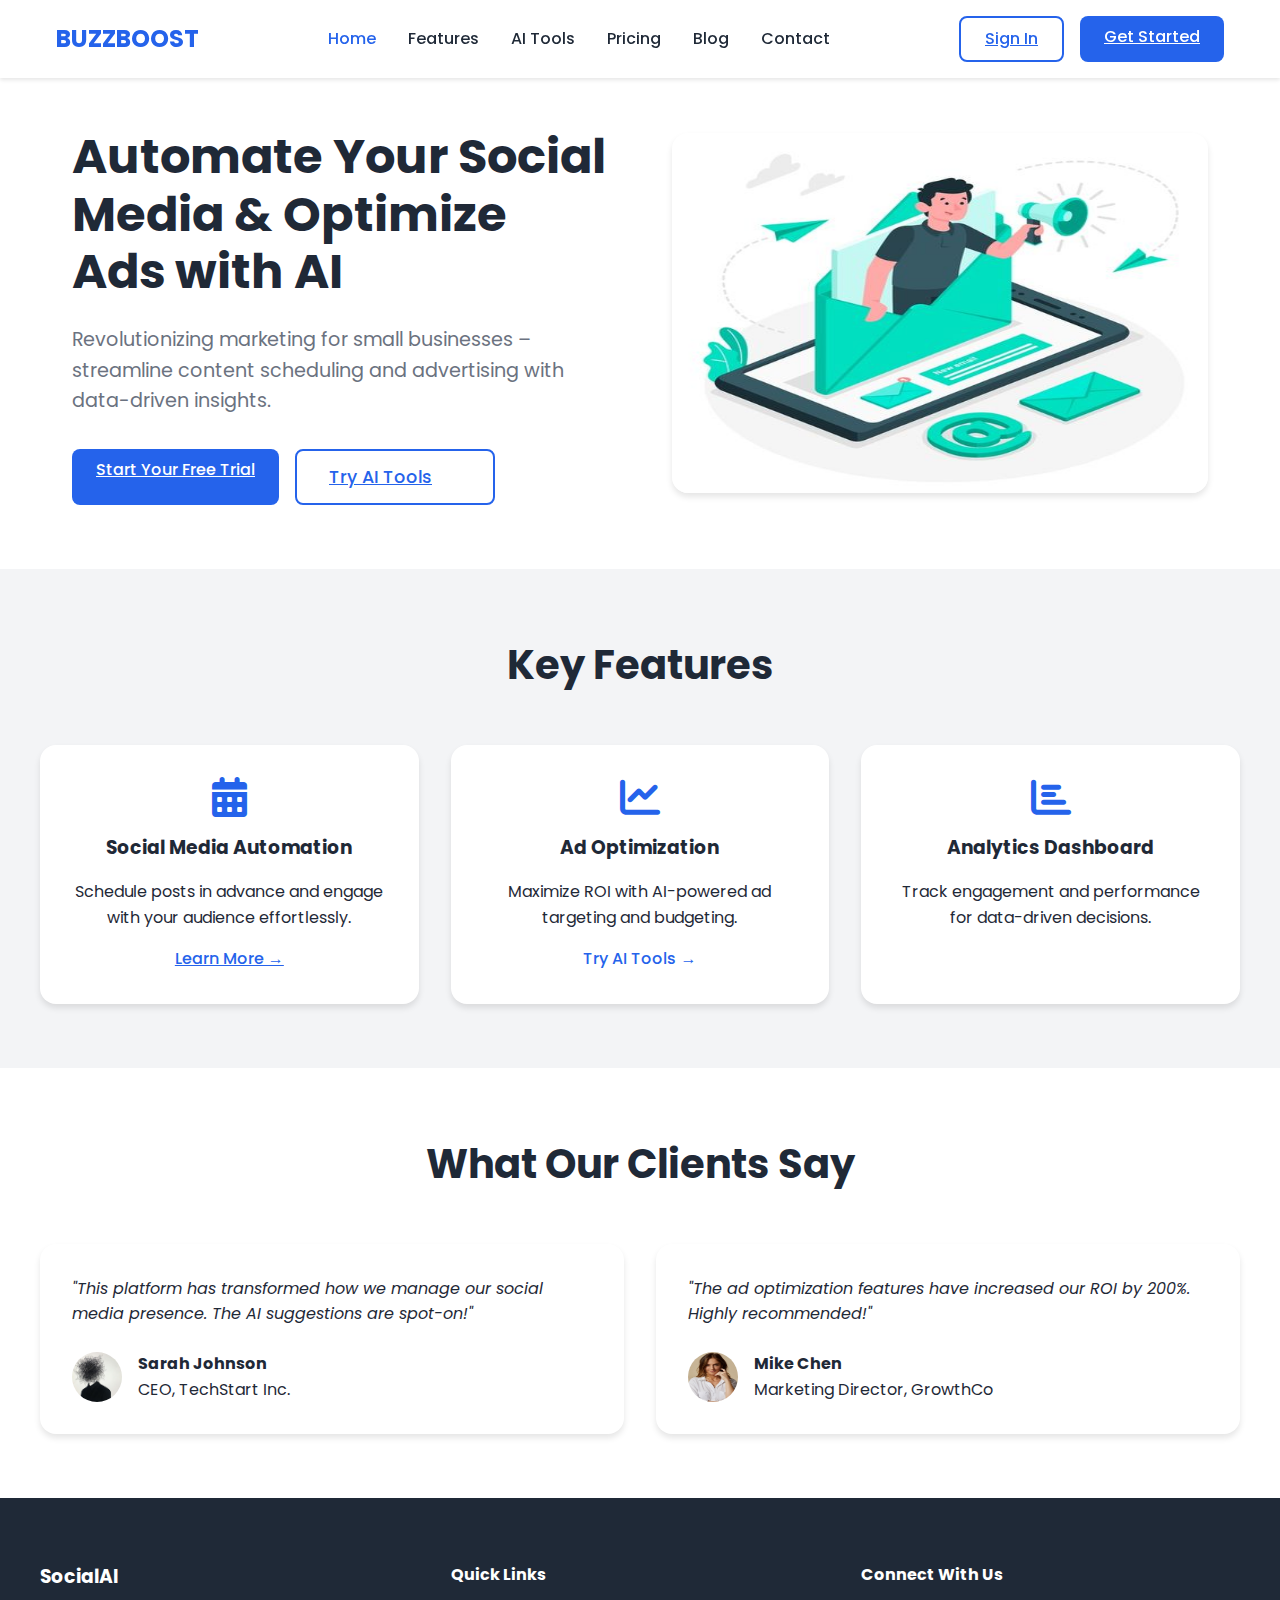
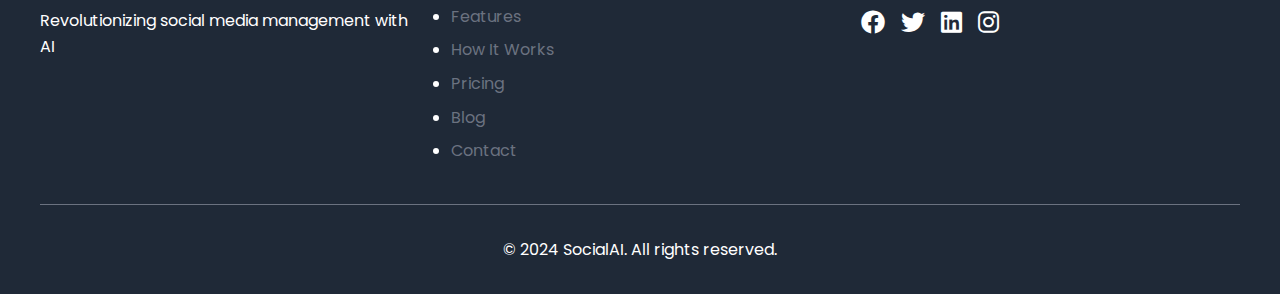
<file: index.html>
<!DOCTYPE html>
<html lang="en">
<head>
    <meta charset="UTF-8">
    <meta name="viewport" content="width=device-width, initial-scale=1.0">
    <title>Social Media & Ad Optimization Platform</title>
    <link rel="stylesheet" href="styles.css">
    <!-- Font Awesome for icons -->
    <link rel="stylesheet" href="https://cdnjs.cloudflare.com/ajax/libs/font-awesome/6.0.0/css/all.min.css">
    <!-- Google Fonts -->
    <link href="https://fonts.googleapis.com/css2?family=Poppins:wght@300;400;500;600;700&display=swap" rel="stylesheet">
</head>
<body>
    <!-- Header Section -->
    <header class="header">
        <nav class="nav-container">
            <div class="logo">
                <a href="/">BUZZBOOST</a>
            </div>
            <div class="nav-links">
                <a href="/" class="active">Home</a>
                <a href="features.html">Features</a>
                <a href="ai-tools.html">AI Tools</a>
                <a href="pricing.html">Pricing</a>
                <a href="blog.html">Blog</a>
                <a href="contact.html">Contact</a>
            </div>
            <div class="nav-buttons">
                <a href="sign-in.html" class="btn btn-secondary">Sign In</a>
                <a href="sign-up.html" class="btn btn-primary">Get Started</a>
            </div>
            <div class="mobile-menu-btn">
                <i class="fas fa-bars"></i>
            </div>
        </nav>
    </header>

    <!-- Hero Section -->
    <section class="hero">
        <div class="hero-content">
            <h1>Automate Your Social Media & Optimize Ads with AI</h1>
            <p>Revolutionizing marketing for small businesses – streamline content scheduling and advertising with data-driven insights.</p>
            <div class="hero-buttons">
                <a href="sign-up.html" class="btn btn-primary">Start Your Free Trial</a>
                <a href="ai-tools.html" class="btn btn-secondary btn-large">Try AI Tools</a>
            </div>
        </div>
        <div class="hero-image">
            <img src="Marketing 1.jpg " height="360" width="360" alt="Platform Preview">
        </div>
    </section>

    <!-- Features Overview Section -->
    <section class="features-overview" id="features">
        <h2>Key Features</h2>
        <div class="features-grid">
            <div class="feature-card">
                <i class="fas fa-calendar-alt"></i>
                <h3>Social Media Automation</h3>
                <p>Schedule posts in advance and engage with your audience effortlessly.</p>
                <a href="social-automation.html" class="feature-link">Learn More →</a>
            </div>
            <a href="ai-tools.html" class="feature-card">
                <i class="fas fa-chart-line"></i>
                <h3>Ad Optimization</h3>
                <p>Maximize ROI with AI-powered ad targeting and budgeting.</p>
                <span class="feature-link">Try AI Tools →</span>
            </a>
            <div class="feature-card">
                <i class="fas fa-chart-bar"></i>
                <h3>Analytics Dashboard</h3>
                <p>Track engagement and performance for data-driven decisions.</p>
            </div>
        </div>
    </section>

    <!-- Testimonials Section -->
    <section class="testimonials">
        <h2>What Our Clients Say</h2>
        <div class="testimonials-grid">
            <div class="testimonial-card">
                <div class="testimonial-content">
                    <p>"This platform has transformed how we manage our social media presence. The AI suggestions are spot-on!"</p>
                </div>
                <div class="testimonial-author">
                    <img src="client1.jpg" alt="Client">
                    <div>
                        <h4>Sarah Johnson</h4>
                        <p>CEO, TechStart Inc.</p>
                    </div>
                </div>
            </div>
            <div class="testimonial-card">
                <div class="testimonial-content">
                    <p>"The ad optimization features have increased our ROI by 200%. Highly recommended!"</p>
                </div>
                <div class="testimonial-author">
                    <img src="client2.jpg" alt="Client">
                    <div>
                        <h4>Mike Chen</h4>
                        <p>Marketing Director, GrowthCo</p>
                    </div>
                </div>
            </div>
        </div>
    </section>

    <!-- Footer -->
    <footer class="footer">
        <div class="footer-content">
            <div class="footer-section">
                <h3>SocialAI</h3>
                <p>Revolutionizing social media management with AI</p>
            </div>
            <div class="footer-section">
                <h4>Quick Links</h4>
                <ul>
                    <li><a href="features.html">Features</a></li>
                    <li><a href="#how-it-works">How It Works</a></li>
                    <li><a href="pricing.html">Pricing</a></li>
                    <li><a href="blog.html">Blog</a></li>
                    <li><a href="contact.html">Contact</a></li>
                </ul>
            </div>
            <div class="footer-section">
                <h4>Connect With Us</h4>
                <div class="social-links">
                    <a href="#"><i class="fab fa-facebook"></i></a>
                    <a href="#"><i class="fab fa-twitter"></i></a>
                    <a href="https://www.linkedin.com/in/buzz-boost-3a6922357/" target="_blank"><i class="fab fa-linkedin"></i></a>
                    <a href="https://www.instagram.com/_nexus_team/?hl=en" target="_blank"><i class="fab fa-instagram"></i></a>
                </div>
            </div>
        </div>
        <div class="footer-bottom">
            <p>&copy; 2024 SocialAI. All rights reserved.</p>
        </div>
    </footer>

    <script src="script.js"></script>
</body>
</html>
</file>
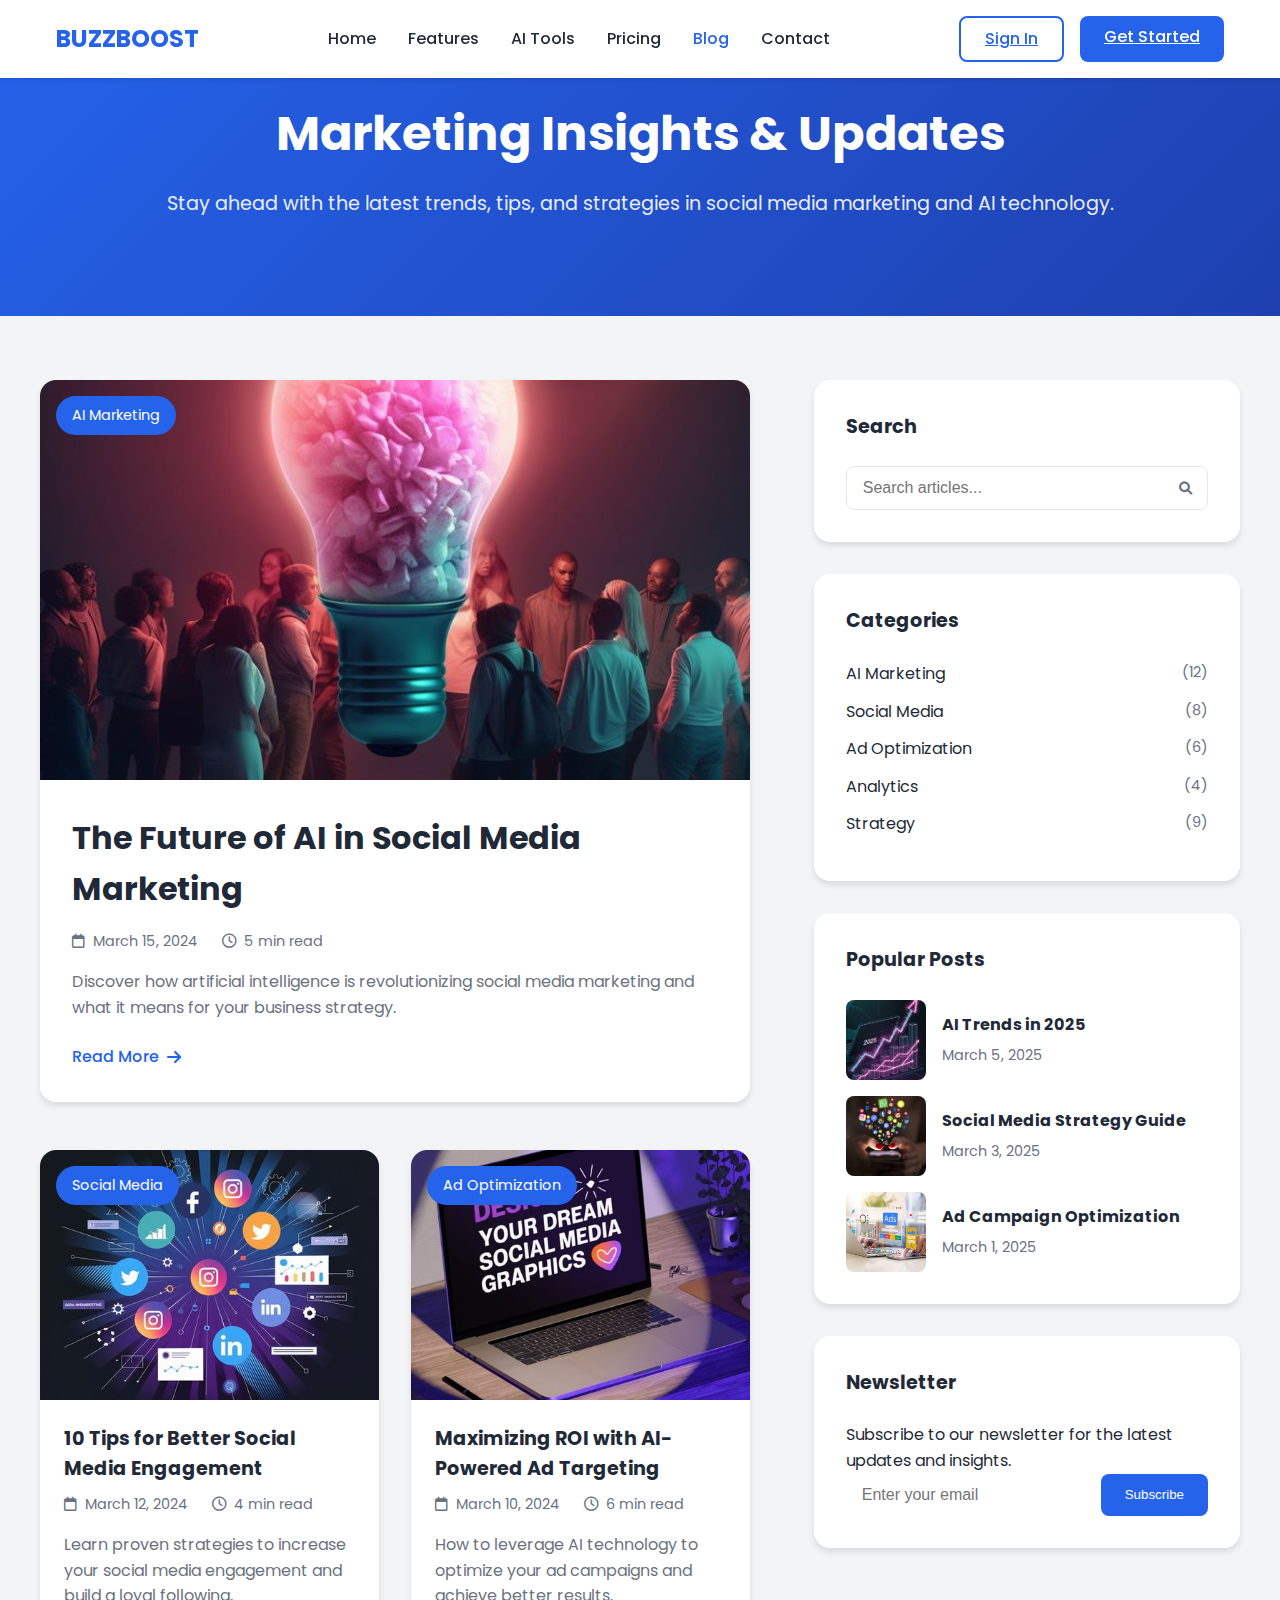
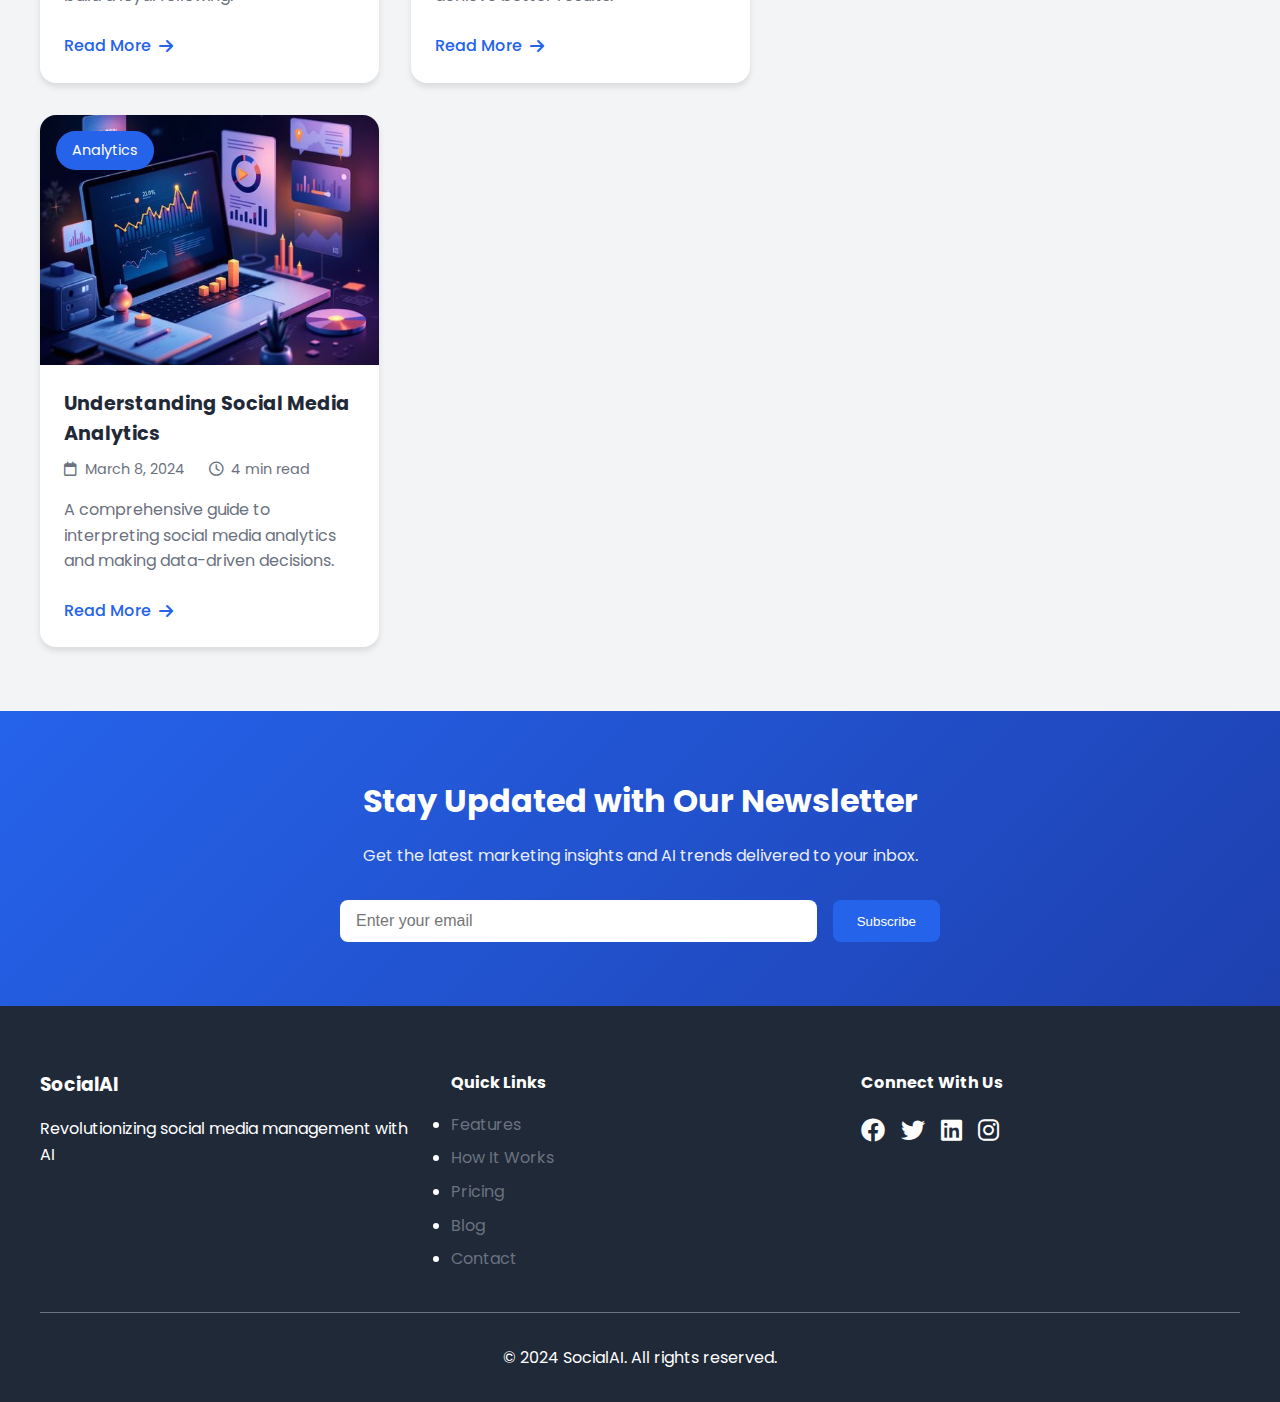
<file: blog.html>
<!DOCTYPE html>
<html lang="en">
<head>
    <meta charset="UTF-8">
    <meta name="viewport" content="width=device-width, initial-scale=1.0">
    <title>Blog - BUZZBOOST</title>
    <link rel="stylesheet" href="styles.css">
    <link rel="stylesheet" href="blog.css">
    <!-- Font Awesome for icons -->
    <link rel="stylesheet" href="https://cdnjs.cloudflare.com/ajax/libs/font-awesome/6.0.0/css/all.min.css">
    <!-- Google Fonts -->
    <link href="https://fonts.googleapis.com/css2?family=Poppins:wght@300;400;500;600;700&display=swap" rel="stylesheet">
</head>
<body>
    <!-- Header Section -->
    <header class="header">
        <nav class="nav-container">
            <div class="logo">
                <a href="/">BUZZBOOST</a>
            </div>
            <div class="nav-links">
                <a href="index.html">Home</a>
                <a href="index.html#features">Features</a>
                <a href="ai-tools.html">AI Tools</a>
                <a href="pricing.html">Pricing</a>
                <a href="blog.html" class="active">Blog</a>
                <a href="contact.html">Contact</a>
            </div>
            <div class="nav-buttons">
                <a href="sign-in.html" class="btn btn-secondary">Sign In</a>
                <a href="/" class="btn btn-primary">Get Started</a>
            </div>
            <div class="mobile-menu-btn">
                <i class="fas fa-bars"></i>
            </div>
        </nav>
    </header>

    <!-- Blog Hero Section -->
    <section class="blog-hero">
        <div class="container">
            <h1>Marketing Insights & Updates</h1>
            <p>Stay ahead with the latest trends, tips, and strategies in social media marketing and AI technology.</p>
        </div>
    </section>

    <!-- Blog Content Section -->
    <section class="blog-content">
        <div class="container">
            <div class="blog-wrapper">
                <!-- Main Blog Posts -->
                <div class="blog-posts">
                    <!-- Featured Post -->
                    <article class="featured-post">
                        <div class="post-image">
                            <img src="BLOGBIG1.jpg" alt="Featured Post">
                            <div class="post-category">AI Marketing</div>
                        </div>
                        <div class="post-content">
                            <h2>The Future of AI in Social Media Marketing</h2>
                            <div class="post-meta">
                                <span><i class="far fa-calendar"></i> March 15, 2024</span>
                                <span><i class="far fa-clock"></i> 5 min read</span>
                            </div>
                            <p>Discover how artificial intelligence is revolutionizing social media marketing and what it means for your business strategy.</p>
                            <a href="#" class="read-more">Read More <i class="fas fa-arrow-right"></i></a>
                        </div>
                    </article>

                    <!-- Regular Posts -->
                    <div class="posts-grid">
                        <article class="post-card">
                            <div class="post-image">
                                <img src="blogpic1.jpg" alt="Post">
                                <div class="post-category">Social Media</div>
                            </div>
                            <div class="post-content">
                                <h3>10 Tips for Better Social Media Engagement</h3>
                                <div class="post-meta">
                                    <span><i class="far fa-calendar"></i> March 12, 2024</span>
                                    <span><i class="far fa-clock"></i> 4 min read</span>
                                </div>
                                <p>Learn proven strategies to increase your social media engagement and build a loyal following.</p>
                                <a href="#" class="read-more">Read More <i class="fas fa-arrow-right"></i></a>
                            </div>
                        </article>

                        <article class="post-card">
                            <div class="post-image">
                                <img src="blogpic2.jpg" alt="Post">
                                <div class="post-category">Ad Optimization</div>
                            </div>
                            <div class="post-content">
                                <h3>Maximizing ROI with AI-Powered Ad Targeting</h3>
                                <div class="post-meta">
                                    <span><i class="far fa-calendar"></i> March 10, 2024</span>
                                    <span><i class="far fa-clock"></i> 6 min read</span>
                                </div>
                                <p>How to leverage AI technology to optimize your ad campaigns and achieve better results.</p>
                                <a href="#" class="read-more">Read More <i class="fas fa-arrow-right"></i></a>
                            </div>
                        </article>

                        <article class="post-card">
                            <div class="post-image">
                                <img src="blogpic3.jpg" alt="Post">
                                <div class="post-category">Analytics</div>
                            </div>
                            <div class="post-content">
                                <h3>Understanding Social Media Analytics</h3>
                                <div class="post-meta">
                                    <span><i class="far fa-calendar"></i> March 8, 2024</span>
                                    <span><i class="far fa-clock"></i> 4 min read</span>
                                </div>
                                <p>A comprehensive guide to interpreting social media analytics and making data-driven decisions.</p>
                                <a href="#" class="read-more">Read More <i class="fas fa-arrow-right"></i></a>
                            </div>
                        </article>
                    </div>
                </div>

                <!-- Sidebar -->
                <aside class="blog-sidebar">
                    <!-- Search -->
                    <div class="sidebar-widget">
                        <h3>Search</h3>
                        <form class="search-form">
                            <div class="input-group">
                                <input type="text" placeholder="Search articles...">
                                <button type="submit"><i class="fas fa-search"></i></button>
                            </div>
                        </form>
                    </div>

                    <!-- Categories -->
                    <div class="sidebar-widget">
                        <h3>Categories</h3>
                        <ul class="category-list">
                            <li><a href="#">AI Marketing <span>(12)</span></a></li>
                            <li><a href="#">Social Media <span>(8)</span></a></li>
                            <li><a href="#">Ad Optimization <span>(6)</span></a></li>
                            <li><a href="#">Analytics <span>(4)</span></a></li>
                            <li><a href="#">Strategy <span>(9)</span></a></li>
                        </ul>
                    </div>

                    <!-- Popular Posts -->
                    <div class="sidebar-widget">
                        <h3>Popular Posts</h3>
                        <div class="popular-posts">
                            <div class="popular-post">
                                <img src="blogpic4.jpg" alt="Popular Post">
                                <div class="post-info">
                                    <h4>AI Trends in 2025</h4>
                                    <span>March 5, 2025</span>
                                </div>
                            </div>
                            <div class="popular-post">
                                <img src="blogpic5.jpg" alt="Popular Post">
                                <div class="post-info">
                                    <h4>Social Media Strategy Guide</h4>
                                    <span>March 3, 2025</span>
                                </div>
                            </div>
                            <div class="popular-post">
                                <img src="blogpic6.jpg" alt="Popular Post">
                                <div class="post-info">
                                    <h4>Ad Campaign Optimization</h4>
                                    <span>March 1, 2025</span>
                                </div>
                            </div>
                        </div>
                    </div>

                    <!-- Newsletter -->
                    <div class="sidebar-widget">
                        <h3>Newsletter</h3>
                        <p>Subscribe to our newsletter for the latest updates and insights.</p>
                        <form class="newsletter-form">
                            <div class="input-group">
                                <input type="email" placeholder="Enter your email">
                                <button type="submit" class="btn btn-primary">Subscribe</button>
                            </div>
                        </form>
                    </div>
                </aside>
            </div>
        </div>
    </section>

    <!-- Newsletter Section -->
    <section class="newsletter-section">
        <div class="container">
            <div class="newsletter-content">
                <h2>Stay Updated with Our Newsletter</h2>
                <p>Get the latest marketing insights and AI trends delivered to your inbox.</p>
                <form class="newsletter-form">
                    <div class="input-group">
                        <input type="email" placeholder="Enter your email">
                        <button type="submit" class="btn btn-primary">Subscribe</button>
                    </div>
                </form>
            </div>
        </div>
    </section>

    <!-- Footer -->
    <footer class="footer">
        <div class="footer-content">
            <div class="footer-section">
                <h3>SocialAI</h3>
                <p>Revolutionizing social media management with AI</p>
            </div>
            <div class="footer-section">
                <h4>Quick Links</h4>
                <ul>
                    <li><a href="index.html#features">Features</a></li>
                    <li><a href="index.html#how-it-works">How It Works</a></li>
                    <li><a href="pricing.html">Pricing</a></li>
                    <li><a href="blog.html">Blog</a></li>
                    <li><a href="contact.html">Contact</a></li>
                </ul>
            </div>
            <div class="footer-section">
                <h4>Connect With Us</h4>
                <div class="social-links">
                    <a href="#"><i class="fab fa-facebook"></i></a>
                    <a href="#"><i class="fab fa-twitter"></i></a>
                    <a href="#"><i class="fab fa-linkedin"></i></a>
                    <a href="#"><i class="fab fa-instagram"></i></a>
                </div>
            </div>
        </div>
        <div class="footer-bottom">
            <p>&copy; 2024 SocialAI. All rights reserved.</p>
        </div>
    </footer>

    <script src="script.js"></script>
</body>
</html>
</file>
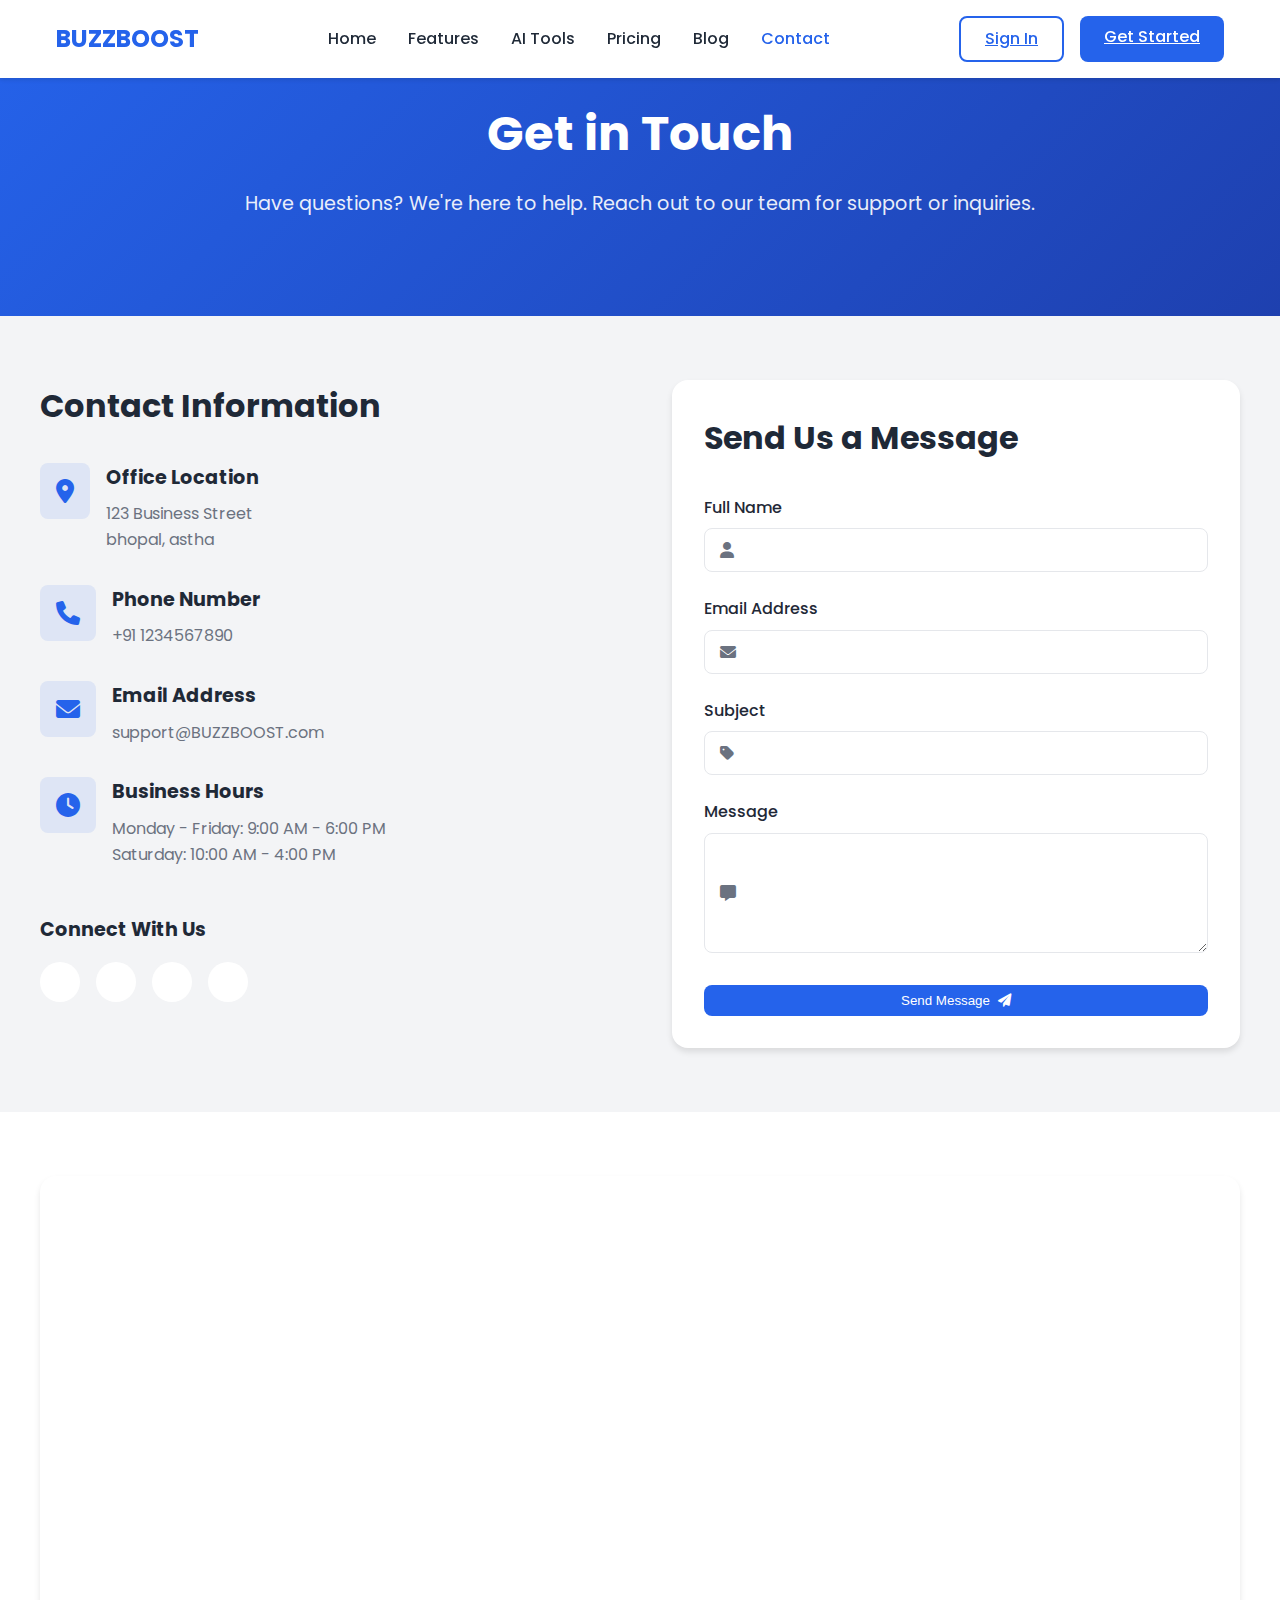
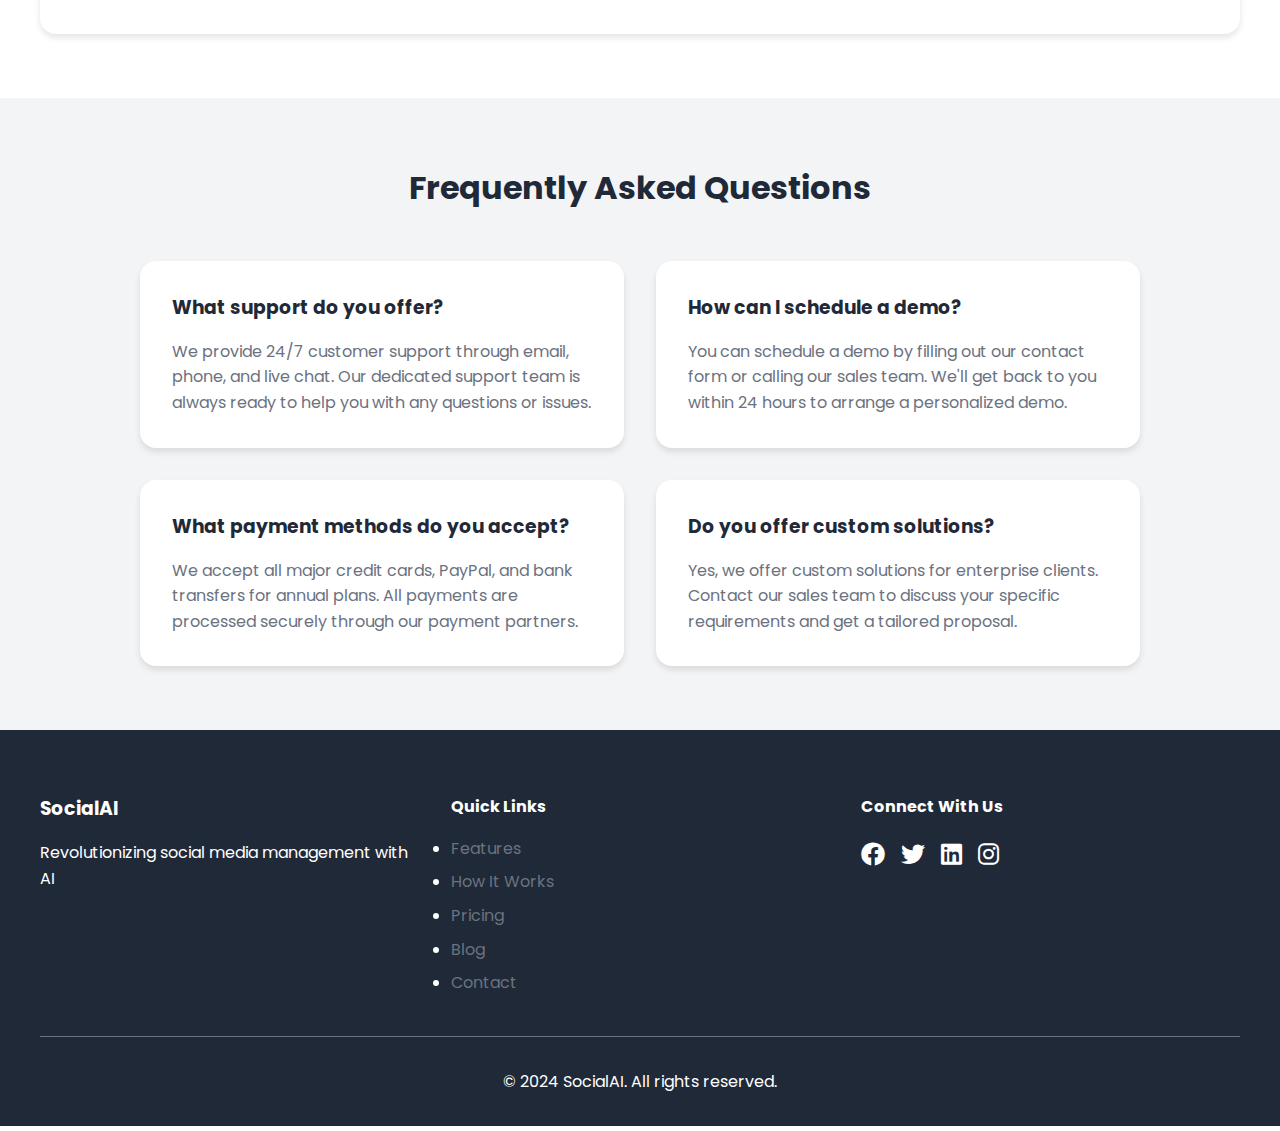
<file: contact.html>
<!DOCTYPE html>
<html lang="en">
<head>
    <meta charset="UTF-8">
    <meta name="viewport" content="width=device-width, initial-scale=1.0">
    <title>Contact Us - BUZZBOOST</title>
    <link rel="stylesheet" href="styles.css">
    <link rel="stylesheet" href="contact.css">
    <!-- Font Awesome for icons -->
    <link rel="stylesheet" href="https://cdnjs.cloudflare.com/ajax/libs/font-awesome/6.0.0/css/all.min.css">
    <!-- Google Fonts -->
    <link href="https://fonts.googleapis.com/css2?family=Poppins:wght@300;400;500;600;700&display=swap" rel="stylesheet">
</head>
<body>
    <!-- Header Section -->
    <header class="header">
        <nav class="nav-container">
            <div class="logo">
                <a href="/">BUZZBOOST</a>
            </div>
            <div class="nav-links">
                <a href="index.html">Home</a>
                <a href="index.html#features">Features</a>
                <a href="ai-tools.html">AI Tools</a>
                <a href="pricing.html">Pricing</a>
                <a href="blog.html">Blog</a>
                <a href="contact.html" class="active">Contact</a>
            </div>
            <div class="nav-buttons">
                <a href="sign-in.html" class="btn btn-secondary">Sign In</a>
                <a href="index.html" class="btn btn-primary">Get Started</a>
            </div>
            <div class="mobile-menu-btn">
                <i class="fas fa-bars"></i>
            </div>
        </nav>
    </header>

    <!-- Contact Hero Section -->
    <section class="contact-hero">
        <div class="container">
            <h1>Get in Touch</h1>
            <p>Have questions? We're here to help. Reach out to our team for support or inquiries.</p>
        </div>
    </section>

    <!-- Contact Section -->
    <section class="contact-section">
        <div class="container">
            <div class="contact-wrapper">
                <div class="contact-info">
                    <h2>Contact Information</h2>
                    <div class="info-items">
                        <div class="info-item">
                            <i class="fas fa-map-marker-alt"></i>
                            <div>
                                <h3>Office Location</h3>
                                <p>123 Business Street<br>bhopal, astha</p>
                            </div>
                        </div>
                        <div class="info-item">
                            <i class="fas fa-phone"></i>
                            <div>
                                <h3>Phone Number</h3>
                                <p>+91 1234567890</p>
                            </div>
                        </div>
                        <div class="info-item">
                            <i class="fas fa-envelope"></i>
                            <div>
                                <h3>Email Address</h3>
                                <p>support@BUZZBOOST.com</p>
                            </div>
                        </div>
                        <div class="info-item">
                            <i class="fas fa-clock"></i>
                            <div>
                                <h3>Business Hours</h3>
                                <p>Monday - Friday: 9:00 AM - 6:00 PM<br>Saturday: 10:00 AM - 4:00 PM</p>
                            </div>
                        </div>
                    </div>

                    <div class="social-connect">
                        <h3>Connect With Us</h3>
                        <div class="social-links">
                            <a href="#" class="social-link"><i class="fab fa-facebook-f"></i></a>
                            <a href="#" class="social-link"><i class="fab fa-twitter"></i></a>
                            <a href="#" class="social-link"><i class="fab fa-linkedin-in"></i></a>
                            <a href="#" class="social-link"><i class="fab fa-instagram"></i></a>
                        </div>
                    </div>
                </div>

                <div class="contact-form">
                    <h2>Send Us a Message</h2>
                    <form id="contactForm">
                        <div class="form-group">
                            <label for="name">Full Name</label>
                            <div class="input-group">
                                <i class="fas fa-user"></i>
                                <input type="text" id="name" name="name" required>
                            </div>
                        </div>

                        <div class="form-group">
                            <label for="email">Email Address</label>
                            <div class="input-group">
                                <i class="fas fa-envelope"></i>
                                <input type="email" id="email" name="email" required>
                            </div>
                        </div>

                        <div class="form-group">
                            <label for="subject">Subject</label>
                            <div class="input-group">
                                <i class="fas fa-tag"></i>
                                <input type="text" id="subject" name="subject" required>
                            </div>
                        </div>

                        <div class="form-group">
                            <label for="message">Message</label>
                            <div class="input-group">
                                <i class="fas fa-comment-alt"></i>
                                <textarea id="message" name="message" rows="5" required></textarea>
                            </div>
                        </div>

                        <button type="submit" class="btn btn-primary btn-block">
                            Send Message
                            <i class="fas fa-paper-plane"></i>
                        </button>
                    </form>
                </div>
            </div>
        </div>
    </section>

    <!-- Map Section -->
    <section class="map-section">
        <div class="container">
            <div class="map-wrapper">
                <iframe 
                    src="https://www.google.com/maps/embed?pb=!1m18!1m12!1m3!1d3670.5333778906684!2d76.84874937509356!3d23.077562779135224!2m3!1f0!2f0!3f0!3m2!1i1024!2i768!4f13.1!3m3!1m2!1s0x397ce9ceaaaaaaab%3A0xa224b6b82b421f83!2sVIT%20Bhopal%20University!5e0!3m2!1sen!2sin!4v1742677377716!5m2!1sen!2sin" 
                    width="100%" 
                    height="450" 
                    style="border:0;" 
                    allowfullscreen="" 
                    loading="lazy">
                </iframe>
            </div>
        </div>
    </section>

    <!-- FAQ Section -->
    <section class="faq-section">
        <div class="container">
            <h2>Frequently Asked Questions</h2>
            <div class="faq-grid">
                <div class="faq-item">
                    <h3>What support do you offer?</h3>
                    <p>We provide 24/7 customer support through email, phone, and live chat. Our dedicated support team is always ready to help you with any questions or issues.</p>
                </div>
                <div class="faq-item">
                    <h3>How can I schedule a demo?</h3>
                    <p>You can schedule a demo by filling out our contact form or calling our sales team. We'll get back to you within 24 hours to arrange a personalized demo.</p>
                </div>
                <div class="faq-item">
                    <h3>What payment methods do you accept?</h3>
                    <p>We accept all major credit cards, PayPal, and bank transfers for annual plans. All payments are processed securely through our payment partners.</p>
                </div>
                <div class="faq-item">
                    <h3>Do you offer custom solutions?</h3>
                    <p>Yes, we offer custom solutions for enterprise clients. Contact our sales team to discuss your specific requirements and get a tailored proposal.</p>
                </div>
            </div>
        </div>
    </section>

    <!-- Footer -->
    <footer class="footer">
        <div class="footer-content">
            <div class="footer-section">
                <h3>SocialAI</h3>
                <p>Revolutionizing social media management with AI</p>
            </div>
            <div class="footer-section">
                <h4>Quick Links</h4>
                <ul>
                    <li><a href="index.html#features">Features</a></li>
                    <li><a href="index.html#how-it-works">How It Works</a></li>
                    <li><a href="pricing.html">Pricing</a></li>
                    <li><a href="blog.html">Blog</a></li>
                    <li><a href="contact.html">Contact</a></li>
                </ul>
            </div>
            <div class="footer-section">
                <h4>Connect With Us</h4>
                <div class="social-links">
                    <a href="#"><i class="fab fa-facebook"></i></a>
                    <a href="#"><i class="fab fa-twitter"></i></a>
                    <a href="#"><i class="fab fa-linkedin"></i></a>
                    <a href="#"><i class="fab fa-instagram"></i></a>
                </div>
            </div>
        </div>
        <div class="footer-bottom">
            <p>&copy; 2024 SocialAI. All rights reserved.</p>
        </div>
    </footer>

    <script src="script.js"></script>
</body>
</html>
</file>
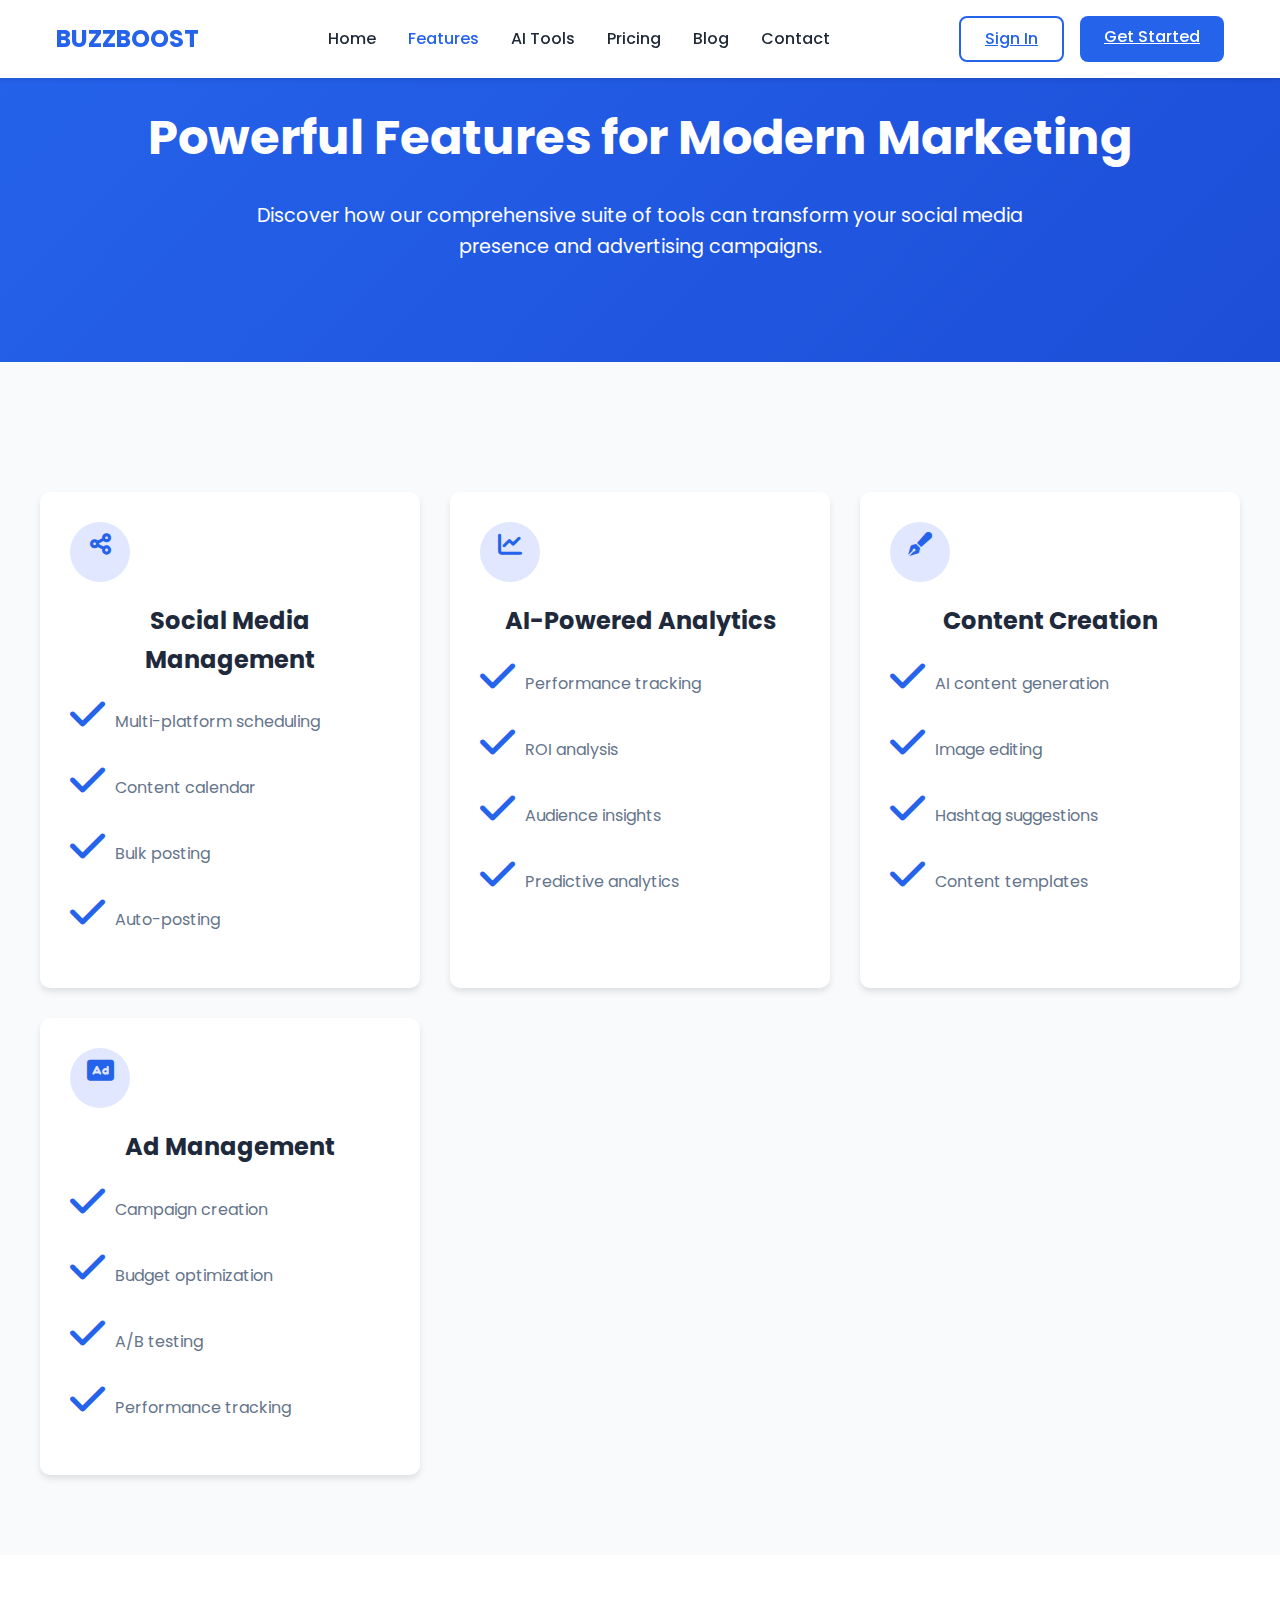
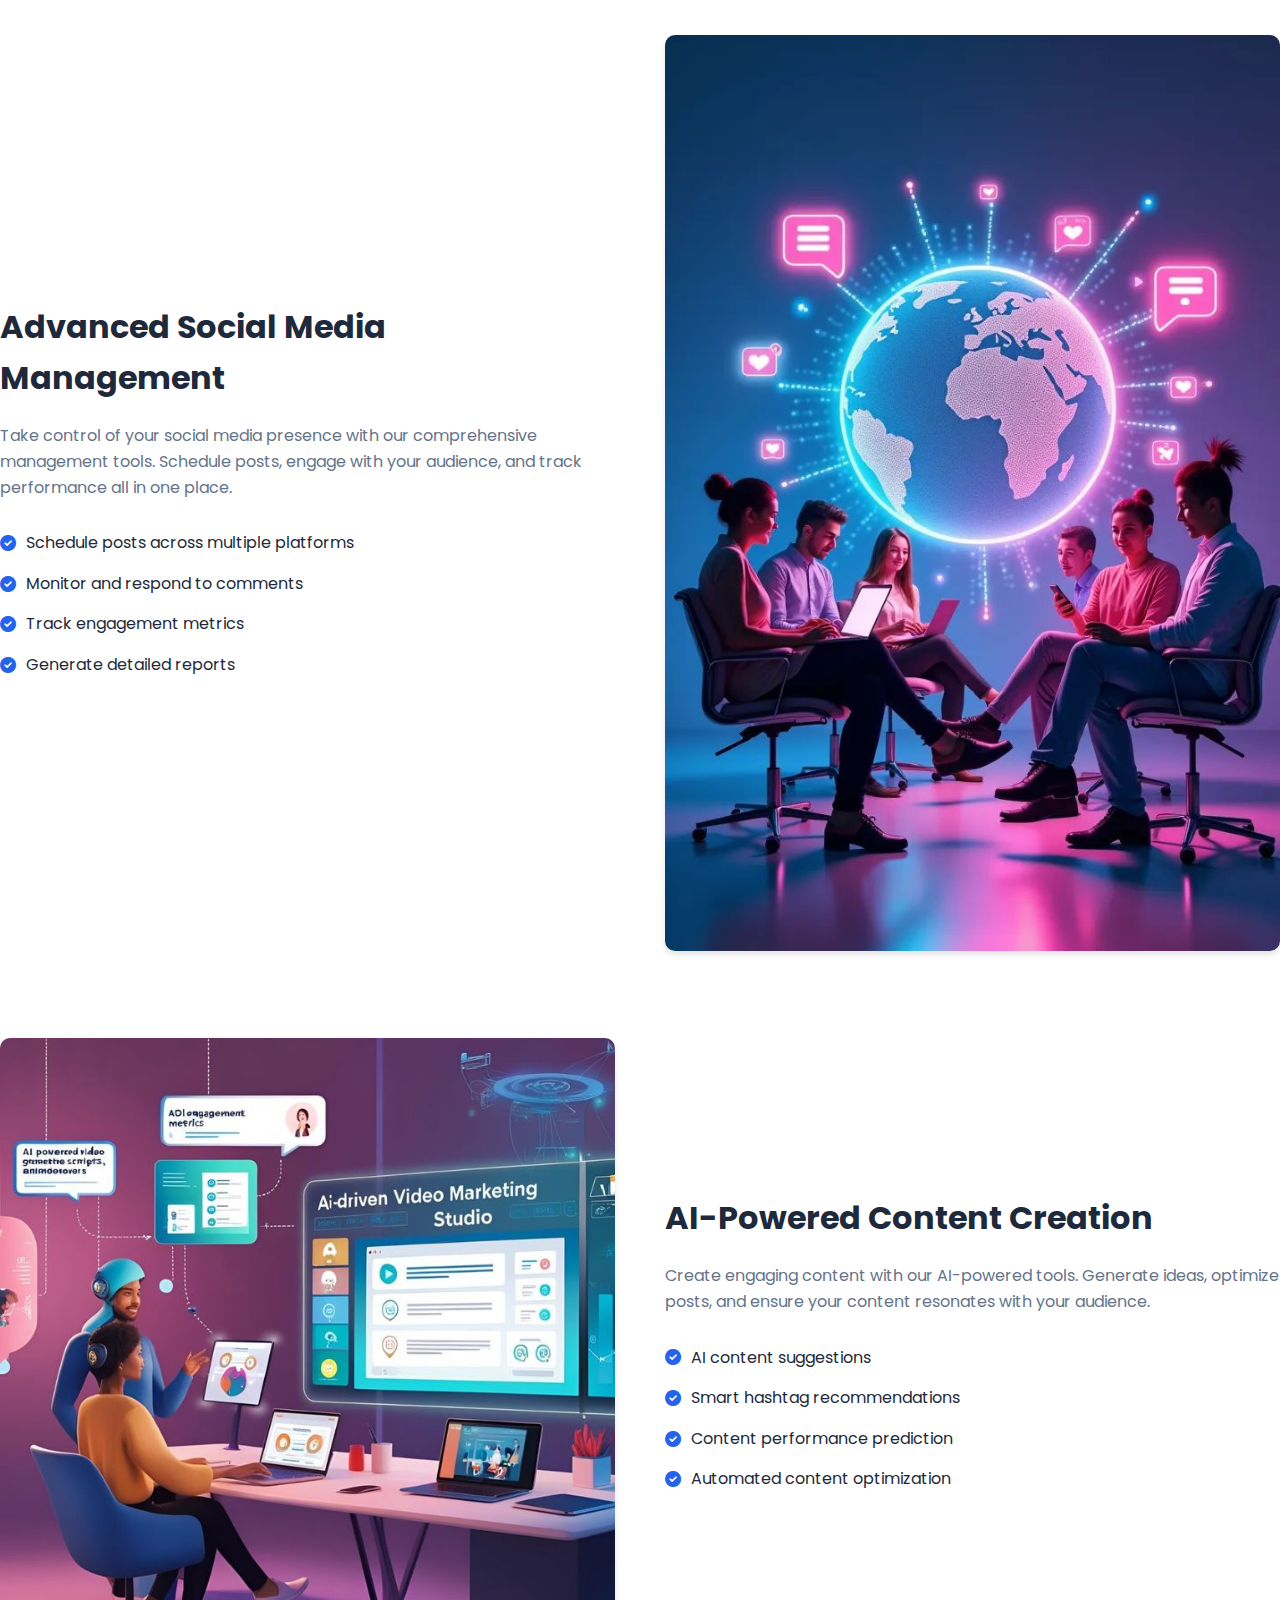
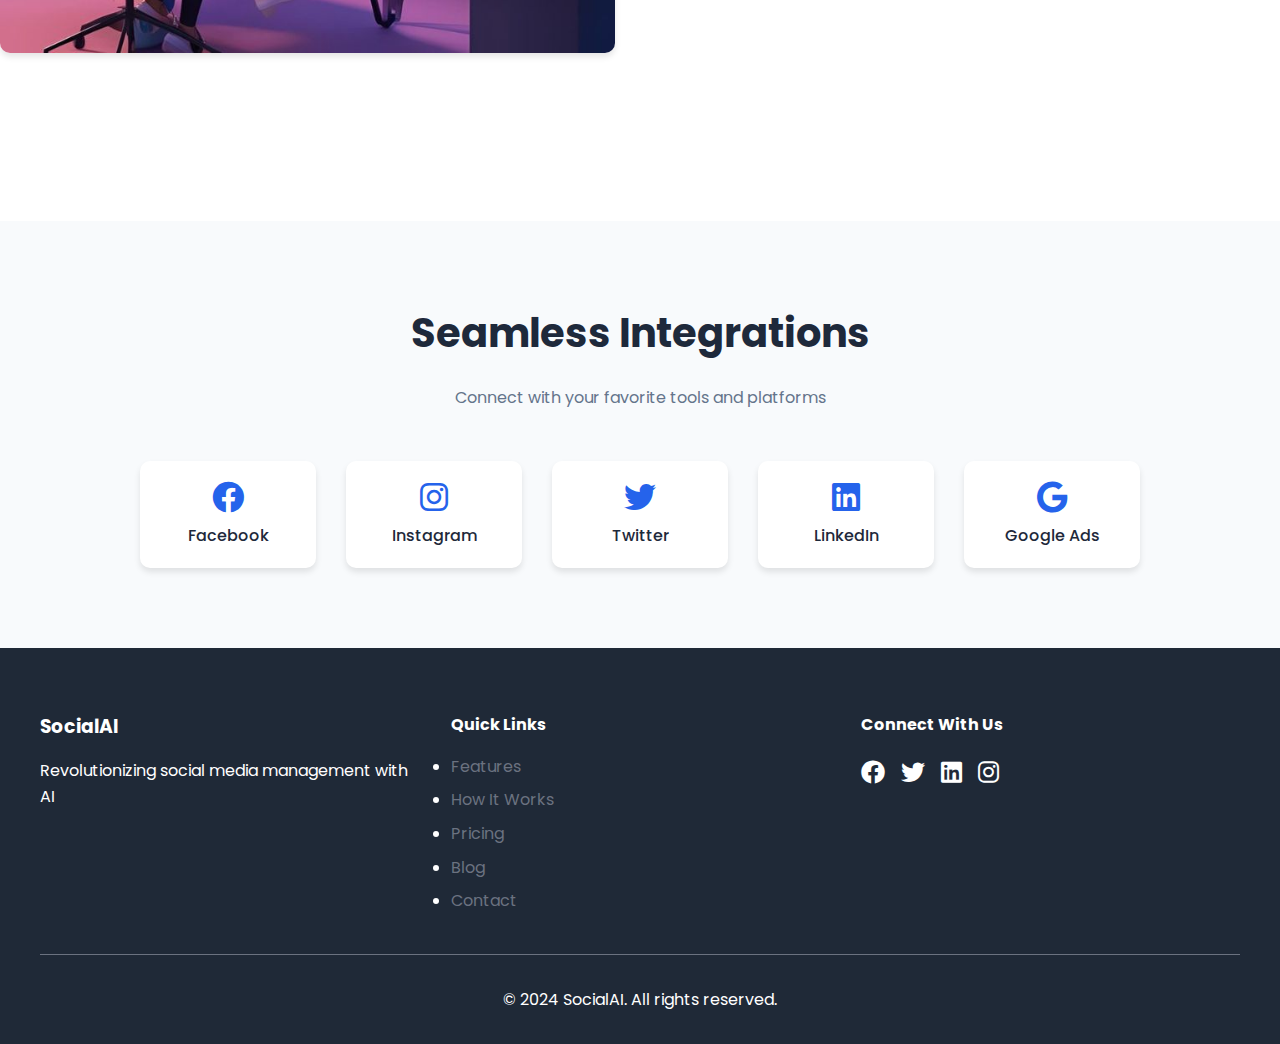
<file: features.html>
<!DOCTYPE html>
<html lang="en">
<head>
    <meta charset="UTF-8">
    <meta name="viewport" content="width=device-width, initial-scale=1.0">
    <title>Features - BUZZBOOST</title>
    <link rel="stylesheet" href="styles.css">
    <link rel="stylesheet" href="features.css">
    <!-- Font Awesome for icons -->
    <link rel="stylesheet" href="https://cdnjs.cloudflare.com/ajax/libs/font-awesome/6.0.0/css/all.min.css">
    <!-- Google Fonts -->
    <link href="https://fonts.googleapis.com/css2?family=Poppins:wght@300;400;500;600;700&display=swap" rel="stylesheet">
</head>
<body>
    <!-- Header Section -->
    <header class="header">
        <nav class="nav-container">
            <div class="logo">
                <a href="/">BUZZBOOST</a>
            </div>
            <div class="nav-links">
                <a href="index.html">Home</a>
                <a href="features.html" class="active">Features</a>
                <a href="ai-tools.html">AI Tools</a>
                <a href="pricing.html">Pricing</a>
                <a href="blog.html">Blog</a>
                <a href="contact.html">Contact</a>
            </div>
            <div class="nav-buttons">
                <a href="sign-in.html" class="btn btn-secondary">Sign In</a>
                <a href="index.html" class="btn btn-primary">Get Started</a>
            </div>
            <div class="mobile-menu-btn">
                <i class="fas fa-bars"></i>
            </div>
        </nav>
    </header>

    <!-- Features Hero Section -->
    <section class="features-hero">
        <div class="container">
            <h1>Powerful Features for Modern Marketing</h1>
            <p>Discover how our comprehensive suite of tools can transform your social media presence and advertising campaigns.</p>
        </div>
    </section>

    <!-- Main Features Section -->
    <section class="main-features">
        <div class="container">
            <div class="features-grid">
                <!-- Social Media Management -->
                <div class="feature-card">
                    <div class="feature-icon">
                        <i class="fas fa-share-alt"></i>
                    </div>
                    <h3>Social Media Management</h3>
                    <ul class="feature-list">
                        <li><i class="fas fa-check"></i> Multi-platform scheduling</li>
                        <li><i class="fas fa-check"></i> Content calendar</li>
                        <li><i class="fas fa-check"></i> Bulk posting</li>
                        <li><i class="fas fa-check"></i> Auto-posting</li>
                    </ul>
                </div>

                <!-- AI-Powered Analytics -->
                <div class="feature-card">
                    <div class="feature-icon">
                        <i class="fas fa-chart-line"></i>
                    </div>
                    <h3>AI-Powered Analytics</h3>
                    <ul class="feature-list">
                        <li><i class="fas fa-check"></i> Performance tracking</li>
                        <li><i class="fas fa-check"></i> ROI analysis</li>
                        <li><i class="fas fa-check"></i> Audience insights</li>
                        <li><i class="fas fa-check"></i> Predictive analytics</li>
                    </ul>
                </div>

                <!-- Content Creation -->
                <div class="feature-card">
                    <div class="feature-icon">
                        <i class="fas fa-pen-fancy"></i>
                    </div>
                    <h3>Content Creation</h3>
                    <ul class="feature-list">
                        <li><i class="fas fa-check"></i> AI content generation</li>
                        <li><i class="fas fa-check"></i> Image editing</li>
                        <li><i class="fas fa-check"></i> Hashtag suggestions</li>
                        <li><i class="fas fa-check"></i> Content templates</li>
                    </ul>
                </div>

                <!-- Ad Management -->
                <div class="feature-card">
                    <div class="feature-icon">
                        <i class="fas fa-ad"></i>
                    </div>
                    <h3>Ad Management</h3>
                    <ul class="feature-list">
                        <li><i class="fas fa-check"></i> Campaign creation</li>
                        <li><i class="fas fa-check"></i> Budget optimization</li>
                        <li><i class="fas fa-check"></i> A/B testing</li>
                        <li><i class="fas fa-check"></i> Performance tracking</li>
                    </ul>
                </div>
            </div>
        </div>
    </section>

    <!-- Detailed Features Section -->
    <section class="detailed-features">
        <div class="container">
            <div class="feature-detail">
                <div class="feature-content">
                    <h2>Advanced Social Media Management</h2>
                    <p>Take control of your social media presence with our comprehensive management tools. Schedule posts, engage with your audience, and track performance all in one place.</p>
                    <ul class="feature-highlights">
                        <li><i class="fas fa-check-circle"></i> Schedule posts across multiple platforms</li>
                        <li><i class="fas fa-check-circle"></i> Monitor and respond to comments</li>
                        <li><i class="fas fa-check-circle"></i> Track engagement metrics</li>
                        <li><i class="fas fa-check-circle"></i> Generate detailed reports</li>
                    </ul>
                </div>
                <div class="feature-image">
                    <img src="feature pic1.jpg" alt="Social Media Management">
                </div>
            </div>

            <div class="feature-detail reverse">
                <div class="feature-content">
                    <h2>AI-Powered Content Creation</h2>
                    <p>Create engaging content with our AI-powered tools. Generate ideas, optimize posts, and ensure your content resonates with your audience.</p>
                    <ul class="feature-highlights">
                        <li><i class="fas fa-check-circle"></i> AI content suggestions</li>
                        <li><i class="fas fa-check-circle"></i> Smart hashtag recommendations</li>
                        <li><i class="fas fa-check-circle"></i> Content performance prediction</li>
                        <li><i class="fas fa-check-circle"></i> Automated content optimization</li>
                    </ul>
                </div>
                <div class="feature-image">
                    <img src="feature pic2.jpg" alt="Content Creation">
                </div>
            </div>
        </div>
    </section>

    <!-- Integration Section -->
    <section class="integrations">
        <div class="container">
            <h2>Seamless Integrations</h2>
            <p>Connect with your favorite tools and platforms</p>
            <div class="integration-grid">
                <div class="integration-item">
                    <i class="fab fa-facebook"></i>
                    <span>Facebook</span>
                </div>
                <div class="integration-item">
                    <i class="fab fa-instagram"></i>
                    <span>Instagram</span>
                </div>
                <div class="integration-item">
                    <i class="fab fa-twitter"></i>
                    <span>Twitter</span>
                </div>
                <div class="integration-item">
                    <i class="fab fa-linkedin"></i>
                    <span>LinkedIn</span>
                </div>
                <div class="integration-item">
                    <i class="fab fa-google"></i>
                    <span>Google Ads</span>
                </div>
            </div>
        </div>
    </section>

    <!-- Footer -->
    <footer class="footer">
        <div class="footer-content">
            <div class="footer-section">
                <h3>SocialAI</h3>
                <p>Revolutionizing social media management with AI</p>
            </div>
            <div class="footer-section">
                <h4>Quick Links</h4>
                <ul>
                    <li><a href="index.html#features">Features</a></li>
                    <li><a href="index.html#how-it-works">How It Works</a></li>
                    <li><a href="pricing.html">Pricing</a></li>
                    <li><a href="blog.html">Blog</a></li>
                    <li><a href="contact.html">Contact</a></li>
                </ul>
            </div>
            <div class="footer-section">
                <h4>Connect With Us</h4>
                <div class="social-links">
                    <a href="#"><i class="fab fa-facebook"></i></a>
                    <a href="#"><i class="fab fa-twitter"></i></a>
                    <a href="#"><i class="fab fa-linkedin"></i></a>
                    <a href="#"><i class="fab fa-instagram"></i></a>
                </div>
            </div>
        </div>
        <div class="footer-bottom">
            <p>&copy; 2024 SocialAI. All rights reserved.</p>
        </div>
    </footer>

    <script src="script.js"></script>
</body>
</html>
</file>
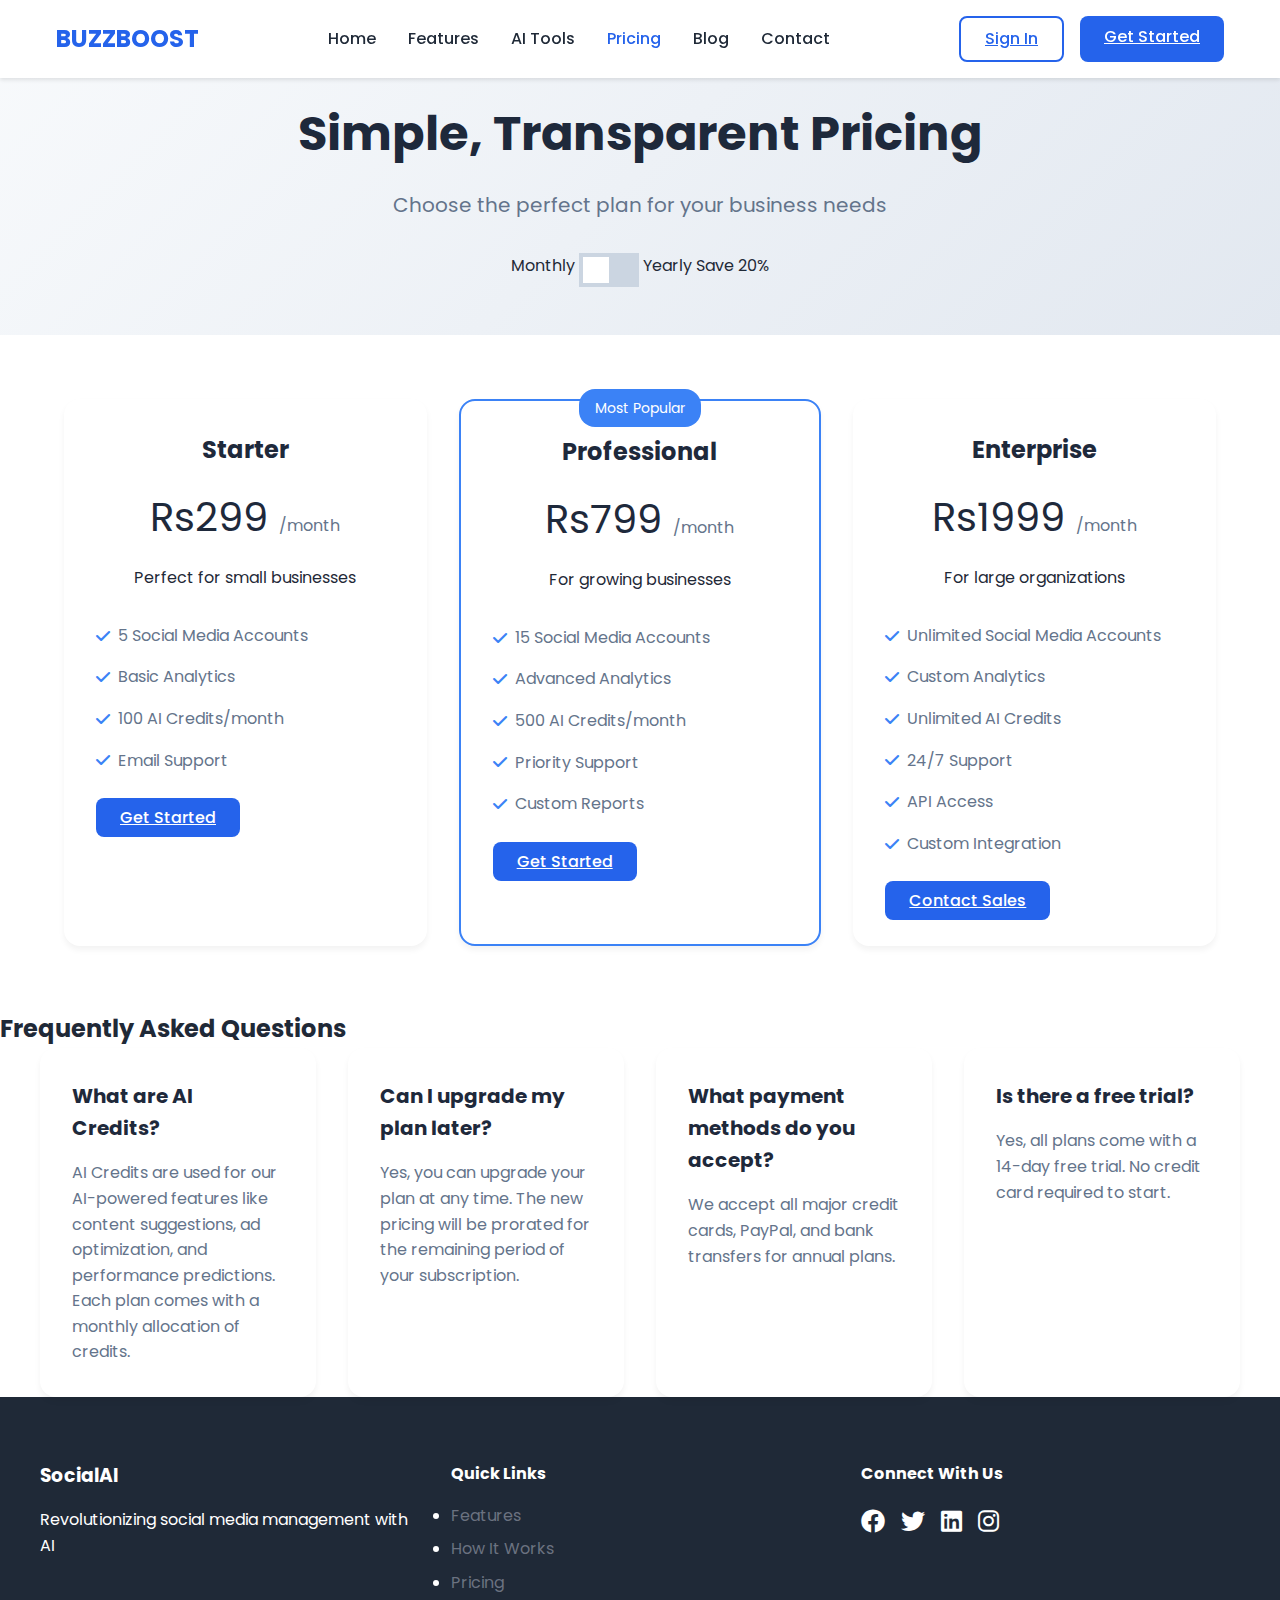
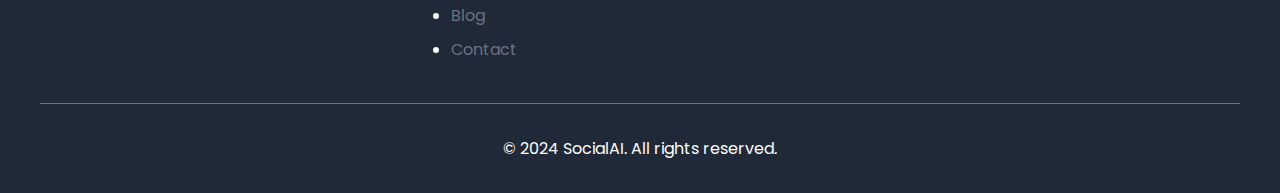
<file: pricing.html>
<!DOCTYPE html>
<html lang="en">
<head>
    <meta charset="UTF-8">
    <meta name="viewport" content="width=device-width, initial-scale=1.0">
    <title>Pricing - BUZZBOOST</title>
    <link rel="stylesheet" href="styles.css">
    <link rel="stylesheet" href="pricing.css">
    <!-- Font Awesome for icons -->
    <link rel="stylesheet" href="https://cdnjs.cloudflare.com/ajax/libs/font-awesome/6.0.0/css/all.min.css">
    <!-- Google Fonts -->
    <link href="https://fonts.googleapis.com/css2?family=Poppins:wght@300;400;500;600;700&display=swap" rel="stylesheet">
</head>
<body>
    <!-- Header Section -->
    <header class="header">
        <nav class="nav-container">
            <div class="logo">
                <a href="/">BUZZBOOST</a>
            </div>
            <div class="nav-links">
                <a href="index.html">Home</a>
                <a href="index.html#features">Features</a>
                <a href="ai-tools.html">AI Tools</a>
                <a href="pricing.html" class="active">Pricing</a>
                <a href="blog.html">Blog</a>
                <a href="contact.html">Contact</a>
            </div>
            <div class="nav-buttons">
                <a href="sign-in.html" class="btn btn-secondary">Sign In</a>
                <a href="/" class="btn btn-primary">Get Started</a>
            </div>
            <div class="mobile-menu-btn">
                <i class="fas fa-bars"></i>
            </div>
        </nav>
    </header>

    <!-- Pricing Hero Section -->
    <section class="pricing-hero">
        <div class="container">
            <h1>Simple, Transparent Pricing</h1>
            <p>Choose the perfect plan for your business needs</p>
            <div class="billing-toggle">
                <span class="monthly active">Monthly</span>
                <label class="switch">
                    <input type="checkbox" id="billingToggle">
                    <span class="slider"></span>
                </label>
                <span class="yearly">Yearly <span class="discount">Save 20%</span></span>
            </div>
        </div>
    </section>

    <!-- Pricing Plans Section -->
    <section class="pricing-plans">
        <div class="container">
            <div class="pricing-grid">
                <!-- Starter Plan -->
                <div class="pricing-card">
                    <div class="pricing-header">
                        <h3>Starter</h3>
                        <div class="price">
                            <span class="amount">Rs299</span>
                            <span class="period">/month</span>
                        </div>
                        <p>Perfect for small businesses</p>
                    </div>
                    <div class="pricing-features">
                        <ul>
                            <li><i class="fas fa-check"></i> 5 Social Media Accounts</li>
                            <li><i class="fas fa-check"></i> Basic Analytics</li>
                            <li><i class="fas fa-check"></i> 100 AI Credits/month</li>
                            <li><i class="fas fa-check"></i> Email Support</li>
                        </ul>
                    </div>
                    <div class="pricing-footer">
                        <a href="sign-in.html" class="btn btn-primary">Get Started</a>
                    </div>
                </div>

                <!-- Professional Plan -->
                <div class="pricing-card popular">
                    <div class="popular-badge">Most Popular</div>
                    <div class="pricing-header">
                        <h3>Professional</h3>
                        <div class="price">
                            <span class="amount">Rs799</span>
                            <span class="period">/month</span>
                        </div>
                        <p>For growing businesses</p>
                    </div>
                    <div class="pricing-features">
                        <ul>
                            <li><i class="fas fa-check"></i> 15 Social Media Accounts</li>
                            <li><i class="fas fa-check"></i> Advanced Analytics</li>
                            <li><i class="fas fa-check"></i> 500 AI Credits/month</li>
                            <li><i class="fas fa-check"></i> Priority Support</li>
                            <li><i class="fas fa-check"></i> Custom Reports</li>
                        </ul>
                    </div>
                    <div class="pricing-footer">
                        <a href="sign-in.html" class="btn btn-primary">Get Started</a>
                    </div>
                </div>

                <!-- Enterprise Plan -->
                <div class="pricing-card">
                    <div class="pricing-header">
                        <h3>Enterprise</h3>
                        <div class="price">
                            <span class="amount">Rs1999</span>
                            <span class="period">/month</span>
                        </div>
                        <p>For large organizations</p>
                    </div>
                    <div class="pricing-features">
                        <ul>
                            <li><i class="fas fa-check"></i> Unlimited Social Media Accounts</li>
                            <li><i class="fas fa-check"></i> Custom Analytics</li>
                            <li><i class="fas fa-check"></i> Unlimited AI Credits</li>
                            <li><i class="fas fa-check"></i> 24/7 Support</li>
                            <li><i class="fas fa-check"></i> API Access</li>
                            <li><i class="fas fa-check"></i> Custom Integration</li>
                        </ul>
                    </div>
                    <div class="pricing-footer">
                        <a href="sign-in.html" class="btn btn-primary">Contact Sales</a>
                    </div>
                </div>
            </div>
        </div>
    </section>

    <!-- FAQ Section -->
    <section class="faq-section">
        <div class="container">
            <h2>Frequently Asked Questions</h2>
            <div class="faq-grid">
                <div class="faq-item">
                    <h3>What are AI Credits?</h3>
                    <p>AI Credits are used for our AI-powered features like content suggestions, ad optimization, and performance predictions. Each plan comes with a monthly allocation of credits.</p>
                </div>
                <div class="faq-item">
                    <h3>Can I upgrade my plan later?</h3>
                    <p>Yes, you can upgrade your plan at any time. The new pricing will be prorated for the remaining period of your subscription.</p>
                </div>
                <div class="faq-item">
                    <h3>What payment methods do you accept?</h3>
                    <p>We accept all major credit cards, PayPal, and bank transfers for annual plans.</p>
                </div>
                <div class="faq-item">
                    <h3>Is there a free trial?</h3>
                    <p>Yes, all plans come with a 14-day free trial. No credit card required to start.</p>
                </div>
            </div>
        </div>
    </section>

    <!-- Footer -->
    <footer class="footer">
        <div class="footer-content">
            <div class="footer-section">
                <h3>SocialAI</h3>
                <p>Revolutionizing social media management with AI</p>
            </div>
            <div class="footer-section">
                <h4>Quick Links</h4>
                <ul>
                    <li><a href="index.html#features">Features</a></li>
                    <li><a href="index.html#how-it-works">How It Works</a></li>
                    <li><a href="pricing.html">Pricing</a></li>
                    <li><a href="blog.html">Blog</a></li>
                    <li><a href="contact.html">Contact</a></li>
                </ul>
            </div>
            <div class="footer-section">
                <h4>Connect With Us</h4>
                <div class="social-links">
                    <a href="#"><i class="fab fa-facebook"></i></a>
                    <a href="#"><i class="fab fa-twitter"></i></a>
                    <a href="#"><i class="fab fa-linkedin"></i></a>
                    <a href="#"><i class="fab fa-instagram"></i></a>
                </div>
            </div>
        </div>
        <div class="footer-bottom">
            <p>&copy; 2024 SocialAI. All rights reserved.</p>
        </div>
    </footer>

    <script src="script.js"></script>
</body>
</html>
</file>
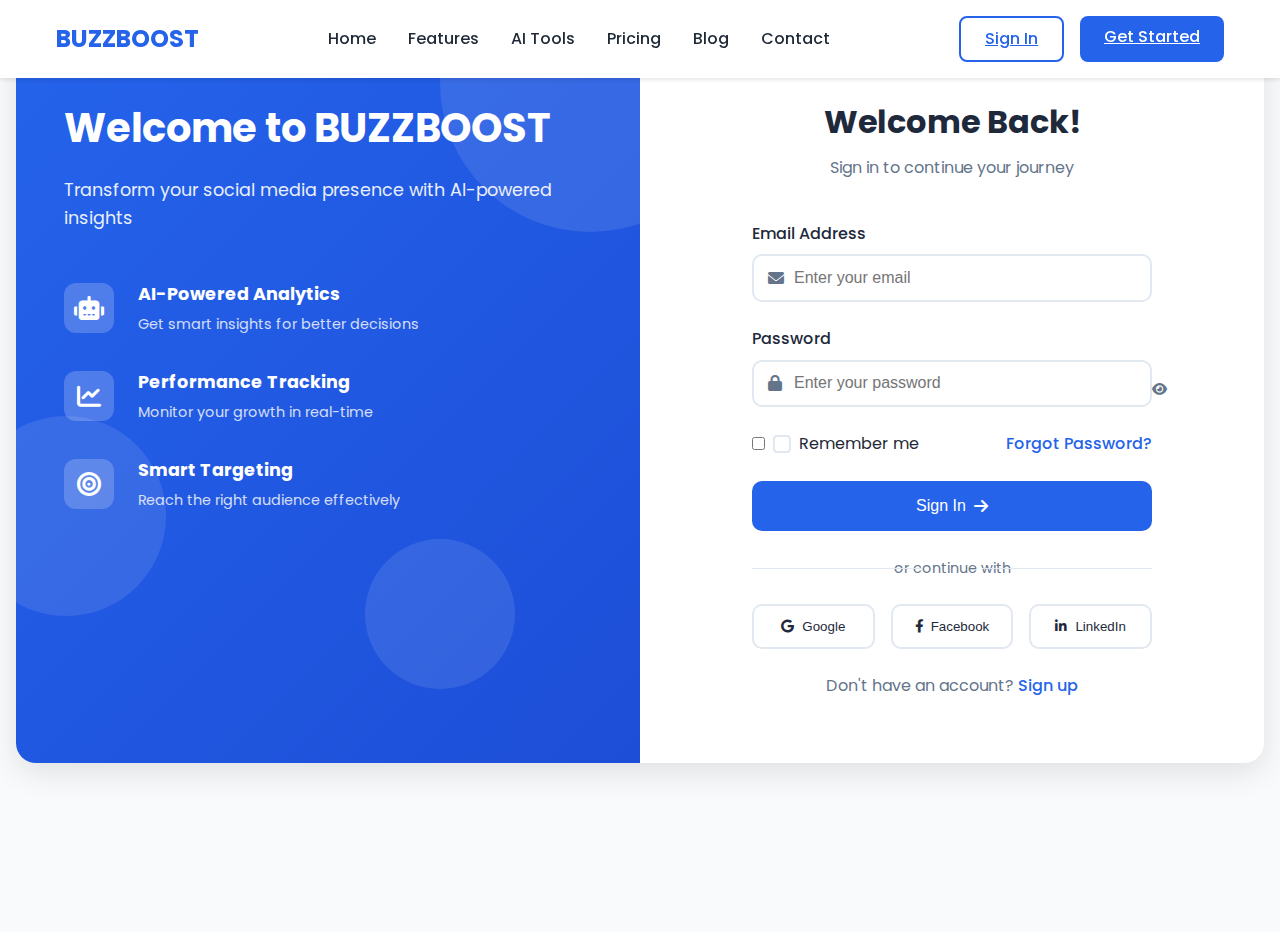
<file: sign-in.html>
<!DOCTYPE html>
<html lang="en">
<head>
    <meta charset="UTF-8">
    <meta name="viewport" content="width=device-width, initial-scale=1.0">
    <title>Sign In - BUZZBOOST</title>
    <link rel="stylesheet" href="styles.css">
    <link rel="stylesheet" href="sign-in.css">
    <!-- Font Awesome for icons -->
    <link rel="stylesheet" href="https://cdnjs.cloudflare.com/ajax/libs/font-awesome/6.0.0/css/all.min.css">
    <!-- Google Fonts -->
    <link href="https://fonts.googleapis.com/css2?family=Poppins:wght@300;400;500;600;700&display=swap" rel="stylesheet">
</head>
<body class="sign-in-page">
    <!-- Header Section -->
    <header class="header">
        <nav class="nav-container">
            <div class="logo">
                <a href="index.html">BUZZBOOST</a>
            </div>
            <div class="nav-links">
                <a href="index.html">Home</a>
                <a href="features.html">Features</a>
                <a href="ai-tools.html">AI Tools</a>
                <a href="pricing.html">Pricing</a>
                <a href="blog.html">Blog</a>
                <a href="contact.html">Contact</a>
            </div>
            <div class="nav-buttons">
                <a href="sign-in.html" class="btn btn-secondary active">Sign In</a>
                <a href="sign-up.html" class="btn btn-primary">Get Started</a>
            </div>
            <div class="mobile-menu-btn">
                <i class="fas fa-bars"></i>
            </div>
        </nav>
    </header>

    <!-- Sign In Section -->
    <main class="sign-in-container">
        <div class="sign-in-wrapper">
            <!-- Left Side - Welcome Content -->
            <div class="welcome-section">
                <div class="animated-background">
                    <div class="shape shape1"></div>
                    <div class="shape shape2"></div>
                    <div class="shape shape3"></div>
                </div>
                <div class="welcome-content">
                    <h1>Welcome to BUZZBOOST</h1>
                    <p>Transform your social media presence with AI-powered insights</p>
                    <div class="feature-highlights">
                        <div class="highlight-item">
                            <div class="highlight-icon">
                                <i class="fas fa-robot"></i>
                            </div>
                            <div class="highlight-text">
                                <h3>AI-Powered Analytics</h3>
                                <p>Get smart insights for better decisions</p>
                            </div>
                        </div>
                        <div class="highlight-item">
                            <div class="highlight-icon">
                                <i class="fas fa-chart-line"></i>
                            </div>
                            <div class="highlight-text">
                                <h3>Performance Tracking</h3>
                                <p>Monitor your growth in real-time</p>
                            </div>
                        </div>
                        <div class="highlight-item">
                            <div class="highlight-icon">
                                <i class="fas fa-bullseye"></i>
                            </div>
                            <div class="highlight-text">
                                <h3>Smart Targeting</h3>
                                <p>Reach the right audience effectively</p>
                            </div>
                        </div>
                    </div>
                </div>
            </div>

            <!-- Right Side - Sign In Form -->
            <div class="sign-in-form-section">
                <div class="form-container">
                    <div class="form-header">
                        <h2>Welcome Back!</h2>
                        <p>Sign in to continue your journey</p>
                    </div>
                    
                    <form class="sign-in-form" id="signInForm">
                        <div class="form-group">
                            <label for="email">Email Address</label>
                            <div class="input-group">
                                <i class="fas fa-envelope"></i>
                                <input type="email" id="email" name="email" placeholder="Enter your email" required>
                                <span class="input-focus-border"></span>
                            </div>
                        </div>

                        <div class="form-group">
                            <label for="password">Password</label>
                            <div class="input-group">
                                <i class="fas fa-lock"></i>
                                <input type="password" id="password" name="password" placeholder="Enter your password" required>
                                <button type="button" class="toggle-password" aria-label="Toggle password visibility">
                                    <i class="fas fa-eye"></i>
                                </button>
                                <span class="input-focus-border"></span>
                            </div>
                        </div>

                        <div class="form-options">
                            <label class="remember-me">
                                <input type="checkbox" name="remember">
                                <span class="checkmark"></span>
                                <span class="label-text">Remember me</span>
                            </label>
                            <a href="#" class="forgot-password">Forgot Password?</a>
                        </div>

                        <button type="submit" class="btn btn-primary btn-block" id="submitBtn">
                            <span>Sign In</span>
                            <i class="fas fa-arrow-right"></i>
                        </button>

                        <div class="divider">
                            <span>or continue with</span>
                        </div>

                        <div class="social-sign-in">
                            <button type="button" class="social-btn google" data-provider="Google">
                                <i class="fab fa-google"></i>
                                <span>Google</span>
                            </button>
                            <button type="button" class="social-btn facebook" data-provider="Facebook">
                                <i class="fab fa-facebook-f"></i>
                                <span>Facebook</span>
                            </button>
                            <button type="button" class="social-btn linkedin" data-provider="LinkedIn">
                                <i class="fab fa-linkedin-in"></i>
                                <span>LinkedIn</span>
                            </button>
                        </div>

                        <div class="sign-up-prompt">
                            <p>Don't have an account? <a href="sign-up.html" class="sign-up-link">Sign up</a></p>
                        </div>
                    </form>
                </div>
            </div>
        </div>
    </main>

    <script src="script.js"></script>
    <script>
        document.addEventListener('DOMContentLoaded', function() {
            const signInForm = document.getElementById('signInForm');
            const emailInput = document.getElementById('email');
            const passwordInput = document.getElementById('password');
            const rememberCheckbox = document.querySelector('input[name="remember"]');
            const togglePasswordBtn = document.querySelector('.toggle-password');
            const submitBtn = document.getElementById('submitBtn');

            // Toggle password visibility
            togglePasswordBtn.addEventListener('click', function() {
                const type = passwordInput.getAttribute('type') === 'password' ? 'text' : 'password';
                passwordInput.setAttribute('type', type);
                this.querySelector('i').classList.toggle('fa-eye');
                this.querySelector('i').classList.toggle('fa-eye-slash');
            });

            // Handle form submission
            signInForm.addEventListener('submit', async function(e) {
                e.preventDefault();
                
                // Validate inputs
                if (!emailInput.value || !passwordInput.value) {
                    showNotification('error', 'Please fill in all fields');
                    return;
                }

                // Disable submit button and show loading state
                submitBtn.disabled = true;
                submitBtn.innerHTML = '<i class="fas fa-spinner fa-spin"></i> Signing in...';

                try {
                    const response = await fetch('auth/login.php', {
                        method: 'POST',
                        headers: {
                            'Content-Type': 'application/json',
                        },
                        body: JSON.stringify({
                            email: emailInput.value,
                            password: passwordInput.value,
                            remember: rememberCheckbox.checked
                        })
                    });

                    const data = await response.json();

                    if (data.success) {
                        showNotification('success', 'Successfully signed in!');
                        // Store user data in session storage
                        sessionStorage.setItem('user', JSON.stringify(data.user));
                        // Redirect to dashboard
                        setTimeout(() => {
                            window.location.href = 'dashboard.html';
                        }, 1500);
                    } else {
                        showNotification('error', data.error || 'Failed to sign in');
                    }
                } catch (error) {
                    console.error('Login error:', error);
                    showNotification('error', 'An error occurred. Please try again.');
                } finally {
                    // Reset submit button
                    submitBtn.disabled = false;
                    submitBtn.innerHTML = '<span>Sign In</span><i class="fas fa-arrow-right"></i>';
                }
            });

            // Handle social sign-in
            document.querySelectorAll('.social-btn').forEach(btn => {
                btn.addEventListener('click', async function(e) {
                    e.preventDefault();
                    const provider = this.dataset.provider.toLowerCase();
                    
                    // Disable button and show loading state
                    this.disabled = true;
                    const originalContent = this.innerHTML;
                    this.innerHTML = '<i class="fas fa-spinner fa-spin"></i> Connecting...';

                    try {
                        // Here you would implement the OAuth flow for each provider
                        // For now, we'll just simulate it
                        await new Promise(resolve => setTimeout(resolve, 1500));
                        showNotification('success', `Connected with ${provider}`);
                    } catch (error) {
                        showNotification('error', `Failed to connect with ${provider}`);
                    } finally {
                        // Reset button
                        this.disabled = false;
                        this.innerHTML = originalContent;
                    }
                });
            });

            // Notification system
            function showNotification(type, message) {
                const notification = document.createElement('div');
                notification.className = `notification ${type}`;
                notification.innerHTML = `
                    <i class="fas ${type === 'success' ? 'fa-check-circle' : 'fa-exclamation-circle'}"></i>
                    <span>${message}</span>
                `;

                document.body.appendChild(notification);

                // Remove notification after 3 seconds
                setTimeout(() => {
                    notification.classList.add('fade-out');
                    setTimeout(() => {
                        notification.remove();
                    }, 300);
                }, 3000);
            }

            // Add floating animation to shapes
            const shapes = document.querySelectorAll('.shape');
            shapes.forEach((shape, index) => {
                shape.style.animationDelay = `${index * 0.2}s`;
            });

            // Add focus effects to inputs
            [emailInput, passwordInput].forEach(input => {
                input.addEventListener('focus', function() {
                    this.parentElement.classList.add('focused');
                });

                input.addEventListener('blur', function() {
                    this.parentElement.classList.remove('focused');
                });
            });
        });
    </script>
</body>
</html>
</file>
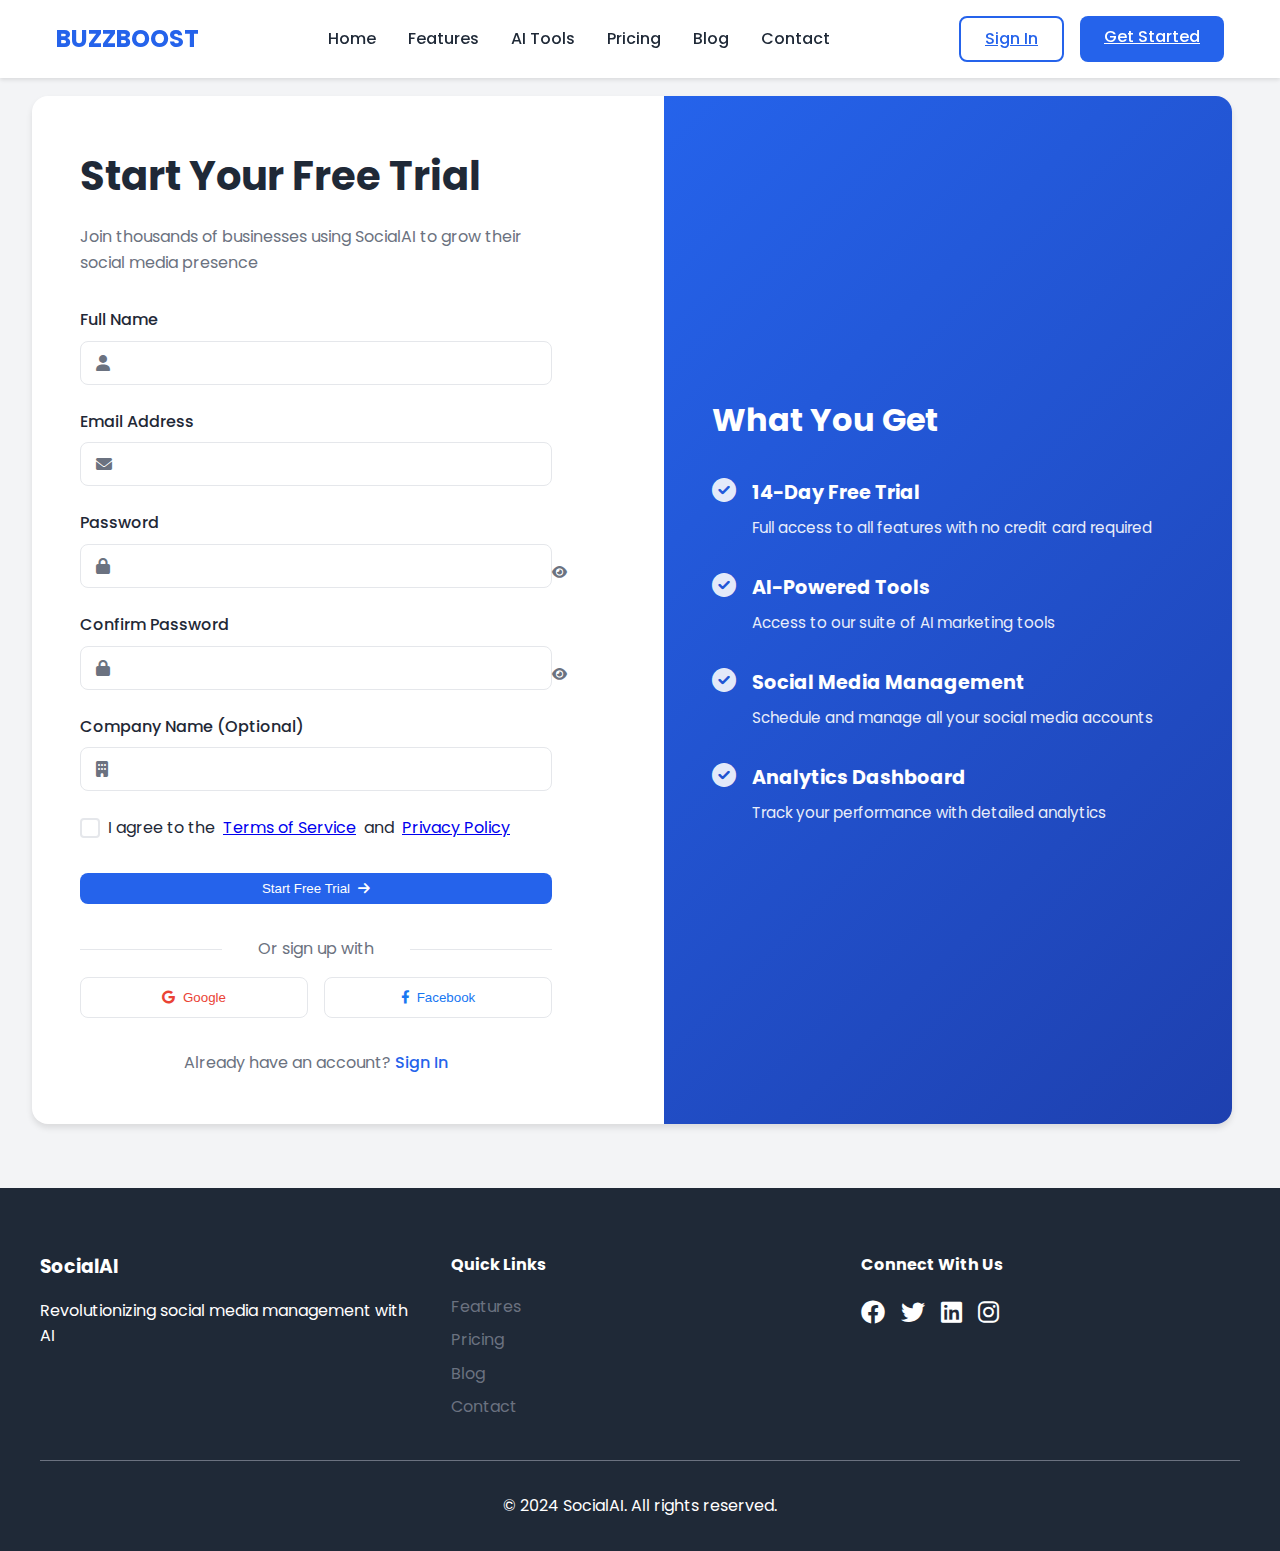
<file: sign-up.html>
<!DOCTYPE html>
<html lang="en">
<head>
    <meta charset="UTF-8">
    <meta name="viewport" content="width=device-width, initial-scale=1.0">
    <title>Start Free Trial - BUZZBOOST</title>
    <link rel="stylesheet" href="styles.css">
    <link rel="stylesheet" href="sign-up.css">
    <!-- Font Awesome for icons -->
    <link rel="stylesheet" href="https://cdnjs.cloudflare.com/ajax/libs/font-awesome/6.0.0/css/all.min.css">
    <!-- Google Fonts -->
    <link href="https://fonts.googleapis.com/css2?family=Poppins:wght@300;400;500;600;700&display=swap" rel="stylesheet">
</head>
<body>
    <!-- Header Section -->
    <header class="header">
        <nav class="nav-container">
            <div class="logo">
                <a href="/">BUZZBOOST</a>
            </div>
            <div class="nav-links">
                <a href="/">Home</a>
                <a href="/#features">Features</a>
                <a href="ai-tools.html">AI Tools</a>
                <a href="pricing.html">Pricing</a>
                <a href="/#blog">Blog</a>
                <a href="/#contact">Contact</a>
            </div>
            <div class="nav-buttons">
                <a href="sign-in.html" class="btn btn-secondary">Sign In</a>
                <a href="/" class="btn btn-primary">Get Started</a>
            </div>
            <div class="mobile-menu-btn">
                <i class="fas fa-bars"></i>
            </div>
        </nav>
    </header>

    <!-- Sign Up Section -->
    <section class="sign-up-section">
        <div class="container">
            <div class="sign-up-wrapper">
                <div class="sign-up-content">
                    <h1>Start Your Free Trial</h1>
                    <p>Join thousands of businesses using SocialAI to grow their social media presence</p>
                    
                    <form class="sign-up-form" id="signUpForm">
                        <div class="form-group">
                            <label for="fullName">Full Name</label>
                            <div class="input-group">
                                <i class="fas fa-user"></i>
                                <input type="text" id="fullName" name="fullName" required>
                            </div>
                        </div>

                        <div class="form-group">
                            <label for="email">Email Address</label>
                            <div class="input-group">
                                <i class="fas fa-envelope"></i>
                                <input type="email" id="email" name="email" required>
                            </div>
                        </div>

                        <div class="form-group">
                            <label for="password">Password</label>
                            <div class="input-group">
                                <i class="fas fa-lock"></i>
                                <input type="password" id="password" name="password" required>
                                <button type="button" class="toggle-password">
                                    <i class="fas fa-eye"></i>
                                </button>
                            </div>
                        </div>

                        <div class="form-group">
                            <label for="confirmPassword">Confirm Password</label>
                            <div class="input-group">
                                <i class="fas fa-lock"></i>
                                <input type="password" id="confirmPassword" name="confirmPassword" required>
                                <button type="button" class="toggle-password">
                                    <i class="fas fa-eye"></i>
                                </button>
                            </div>
                        </div>

                        <div class="form-group">
                            <label for="company">Company Name (Optional)</label>
                            <div class="input-group">
                                <i class="fas fa-building"></i>
                                <input type="text" id="company" name="company">
                            </div>
                        </div>

                        <div class="form-options">
                            <label class="checkbox-container">
                                <input type="checkbox" required>
                                <span class="checkmark"></span>
                                I agree to the <a href="#">Terms of Service</a> and <a href="#">Privacy Policy</a>
                            </label>
                        </div>

                        <button type="submit" class="btn btn-primary btn-block">
                            Start Free Trial
                            <i class="fas fa-arrow-right"></i>
                        </button>

                        <div class="social-sign-up">
                            <p>Or sign up with</p>
                            <div class="social-buttons">
                                <button type="button" class="social-btn google">
                                    <i class="fab fa-google"></i>
                                    Google
                                </button>
                                <button type="button" class="social-btn facebook">
                                    <i class="fab fa-facebook-f"></i>
                                    Facebook
                                </button>
                            </div>
                        </div>

                        <div class="sign-in-link">
                            Already have an account? <a href="sign-in.html">Sign In</a>
                        </div>
                    </form>
                </div>

                <div class="sign-up-benefits">
                    <h2>What You Get</h2>
                    <div class="benefits-list">
                        <div class="benefit-item">
                            <i class="fas fa-check-circle"></i>
                            <div>
                                <h3>14-Day Free Trial</h3>
                                <p>Full access to all features with no credit card required</p>
                            </div>
                        </div>
                        <div class="benefit-item">
                            <i class="fas fa-check-circle"></i>
                            <div>
                                <h3>AI-Powered Tools</h3>
                                <p>Access to our suite of AI marketing tools</p>
                            </div>
                        </div>
                        <div class="benefit-item">
                            <i class="fas fa-check-circle"></i>
                            <div>
                                <h3>Social Media Management</h3>
                                <p>Schedule and manage all your social media accounts</p>
                            </div>
                        </div>
                        <div class="benefit-item">
                            <i class="fas fa-check-circle"></i>
                            <div>
                                <h3>Analytics Dashboard</h3>
                                <p>Track your performance with detailed analytics</p>
                            </div>
                        </div>
                    </div>
                </div>
            </div>
        </div>
    </section>

    <!-- Footer -->
    <footer class="footer">
        <div class="footer-content">
            <div class="footer-section">
                <h3>SocialAI</h3>
                <p>Revolutionizing social media management with AI</p>
            </div>
            <div class="footer-section">
                <h4>Quick Links</h4>
                <a href="/#features">Features</a>
                <a href="pricing.html">Pricing</a>
                <a href="/#blog">Blog</a>
                <a href="/#contact">Contact</a>
            </div>
            <div class="footer-section">
                <h4>Connect With Us</h4>
                <div class="social-links">
                    <a href="#"><i class="fab fa-facebook"></i></a>
                    <a href="#"><i class="fab fa-twitter"></i></a>
                    <a href="#"><i class="fab fa-linkedin"></i></a>
                    <a href="#"><i class="fab fa-instagram"></i></a>
                </div>
            </div>
        </div>
        <div class="footer-bottom">
            <p>&copy; 2024 SocialAI. All rights reserved.</p>
        </div>
    </footer>

    <script src="script.js"></script>
</body>
</html>
</file>
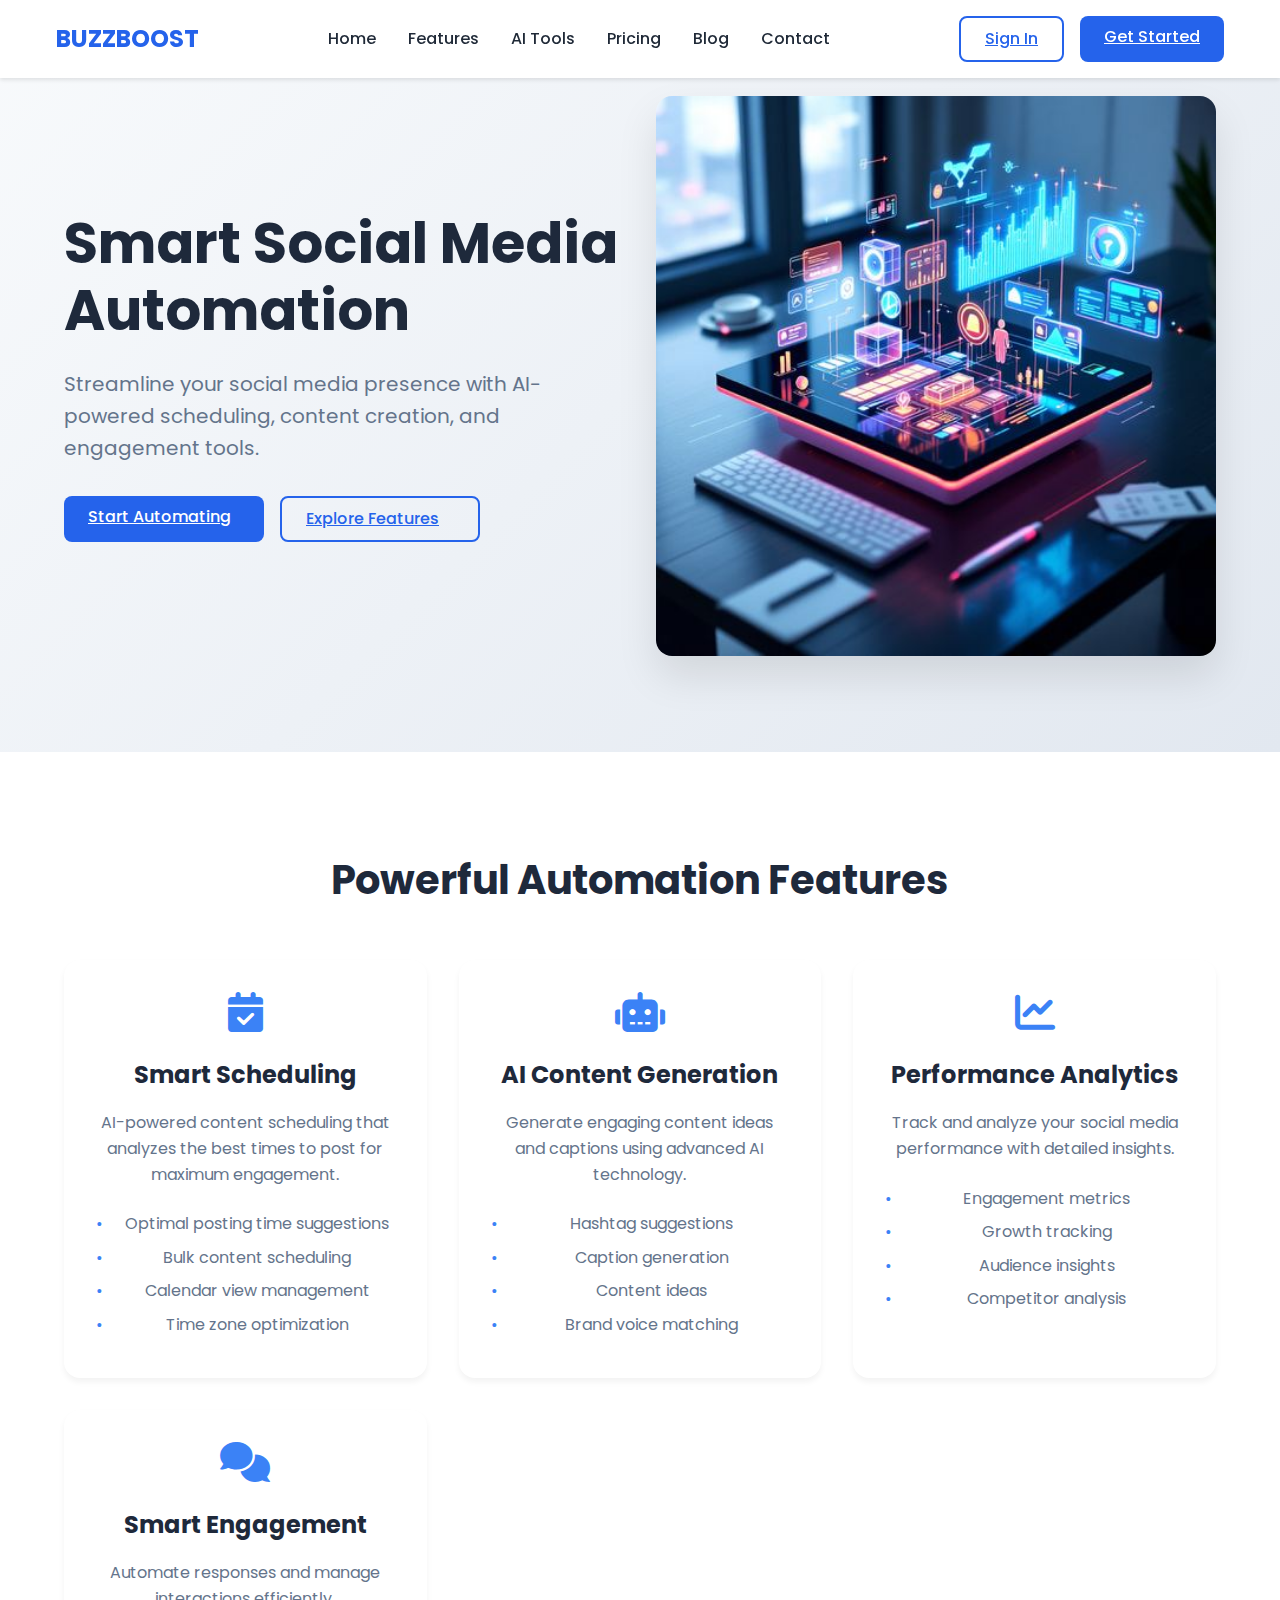
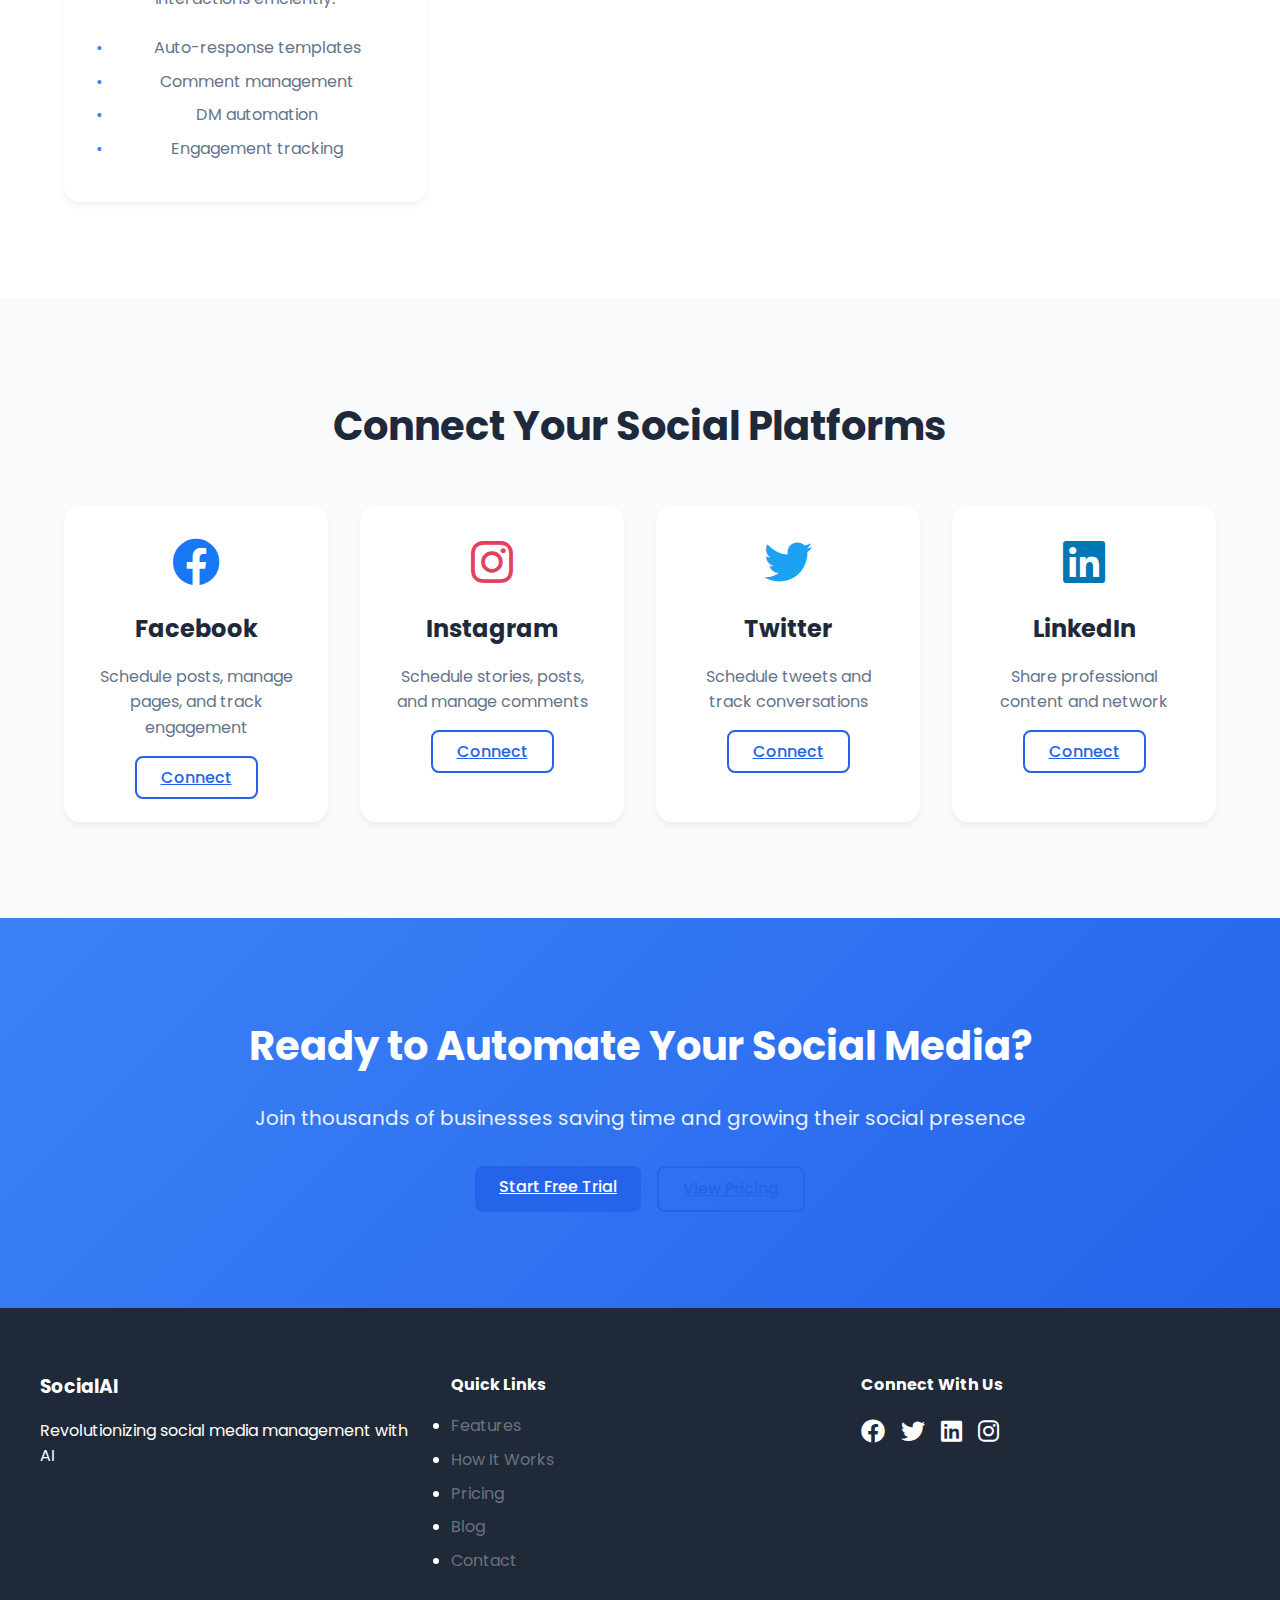
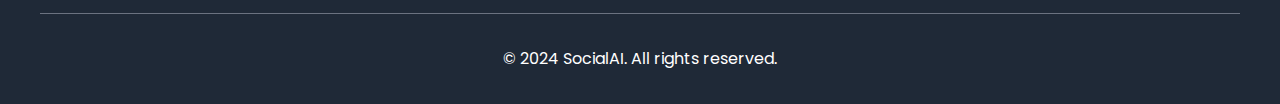
<file: social-automation.html>
<!DOCTYPE html>
<html lang="en">
<head>
    <meta charset="UTF-8">
    <meta name="viewport" content="width=device-width, initial-scale=1.0">
    <title>Social Media Automation - SocialAI</title>
    <link rel="stylesheet" href="styles.css">
    <link rel="stylesheet" href="social-automation.css">
    <!-- Font Awesome for icons -->
    <link rel="stylesheet" href="https://cdnjs.cloudflare.com/ajax/libs/font-awesome/6.0.0/css/all.min.css">
    <!-- Google Fonts -->
    <link href="https://fonts.googleapis.com/css2?family=Poppins:wght@300;400;500;600;700&display=swap" rel="stylesheet">
</head>
<body>
    <!-- Header Section -->
    <header class="header">
        <nav class="nav-container">
            <div class="logo">
                <a href="index.html">BUZZBOOST</a>
            </div>
            <div class="nav-links">
                <a href="index.html">Home</a>
                <a href="features.html">Features</a>
                <a href="ai-tools.html">AI Tools</a>
                <a href="pricing.html">Pricing</a>
                <a href="blog.html">Blog</a>
                <a href="contact.html">Contact</a>
            </div>
            <div class="nav-buttons">
                <a href="sign-in.html" class="btn btn-secondary">Sign In</a>
                <a href="sign-up.html" class="btn btn-primary">Get Started</a>
            </div>
            <div class="mobile-menu-btn">
                <i class="fas fa-bars"></i>
            </div>
        </nav>
    </header>

    <!-- Hero Section -->
    <section class="automation-hero">
        <div class="hero-content">
            <h1>Smart Social Media Automation</h1>
            <p>Streamline your social media presence with AI-powered scheduling, content creation, and engagement tools.</p>
            <div class="hero-buttons">
                <a href="sign-up.html" class="btn btn-primary">Start Automating</a>
                <a href="#features" class="btn btn-secondary">Explore Features</a>
            </div>
        </div>
        <div class="hero-image">
            <img src="automation1.jpg" alt="Automation Dashboard">
        </div>
    </section>

    <!-- Features Section -->
    <section class="automation-features" id="features">
        <h2>Powerful Automation Features</h2>
        <div class="features-grid">
            <div class="feature-card">
                <i class="fas fa-calendar-check"></i>
                <h3>Smart Scheduling</h3>
                <p>AI-powered content scheduling that analyzes the best times to post for maximum engagement.</p>
                <ul class="feature-list">
                    <li>Optimal posting time suggestions</li>
                    <li>Bulk content scheduling</li>
                    <li>Calendar view management</li>
                    <li>Time zone optimization</li>
                </ul>
            </div>
            <div class="feature-card">
                <i class="fas fa-robot"></i>
                <h3>AI Content Generation</h3>
                <p>Generate engaging content ideas and captions using advanced AI technology.</p>
                <ul class="feature-list">
                    <li>Hashtag suggestions</li>
                    <li>Caption generation</li>
                    <li>Content ideas</li>
                    <li>Brand voice matching</li>
                </ul>
            </div>
            <div class="feature-card">
                <i class="fas fa-chart-line"></i>
                <h3>Performance Analytics</h3>
                <p>Track and analyze your social media performance with detailed insights.</p>
                <ul class="feature-list">
                    <li>Engagement metrics</li>
                    <li>Growth tracking</li>
                    <li>Audience insights</li>
                    <li>Competitor analysis</li>
                </ul>
            </div>
            <div class="feature-card">
                <i class="fas fa-comments"></i>
                <h3>Smart Engagement</h3>
                <p>Automate responses and manage interactions efficiently.</p>
                <ul class="feature-list">
                    <li>Auto-response templates</li>
                    <li>Comment management</li>
                    <li>DM automation</li>
                    <li>Engagement tracking</li>
                </ul>
            </div>
        </div>
    </section>

    <!-- Platform Integration -->
    <section class="platform-integration">
        <h2>Connect Your Social Platforms</h2>
        <div class="platforms-grid">
            <div class="platform-card">
                <i class="fab fa-facebook"></i>
                <h3>Facebook</h3>
                <p>Schedule posts, manage pages, and track engagement</p>
                <a href="#" class="btn btn-secondary">Connect</a>
            </div>
            <div class="platform-card">
                <i class="fab fa-instagram"></i>
                <h3>Instagram</h3>
                <p>Schedule stories, posts, and manage comments</p>
                <a href="#" class="btn btn-secondary">Connect</a>
            </div>
            <div class="platform-card">
                <i class="fab fa-twitter"></i>
                <h3>Twitter</h3>
                <p>Schedule tweets and track conversations</p>
                <a href="#" class="btn btn-secondary">Connect</a>
            </div>
            <div class="platform-card">
                <i class="fab fa-linkedin"></i>
                <h3>LinkedIn</h3>
                <p>Share professional content and network</p>
                <a href="#" class="btn btn-secondary">Connect</a>
            </div>
        </div>
    </section>

    <!-- CTA Section -->
    <section class="automation-cta">
        <div class="cta-content">
            <h2>Ready to Automate Your Social Media?</h2>
            <p>Join thousands of businesses saving time and growing their social presence</p>
            <div class="cta-buttons">
                <a href="sign-up.html" class="btn btn-primary">Start Free Trial</a>
                <a href="pricing.html" class="btn btn-secondary">View Pricing</a>
            </div>
        </div>
    </section>

    <!-- Footer -->
    <footer class="footer">
        <div class="footer-content">
            <div class="footer-section">
                <h3>SocialAI</h3>
                <p>Revolutionizing social media management with AI</p>
            </div>
            <div class="footer-section">
                <h4>Quick Links</h4>
                <ul>
                    <li><a href="features.html">Features</a></li>
                    <li><a href="#how-it-works">How It Works</a></li>
                    <li><a href="pricing.html">Pricing</a></li>
                    <li><a href="blog.html">Blog</a></li>
                    <li><a href="contact.html">Contact</a></li>
                </ul>
            </div>
            <div class="footer-section">
                <h4>Connect With Us</h4>
                <div class="social-links">
                    <a href="#"><i class="fab fa-facebook"></i></a>
                    <a href="#"><i class="fab fa-twitter"></i></a>
                    <a href="#"><i class="fab fa-linkedin"></i></a>
                    <a href="#"><i class="fab fa-instagram"></i></a>
                </div>
            </div>
        </div>
        <div class="footer-bottom">
            <p>&copy; 2024 SocialAI. All rights reserved.</p>
        </div>
    </footer>

    <script src="script.js"></script>
    <script src="social-automation.js"></script>
</body>
</html>
</file>
<file: blog.css>
/* Blog Hero Section */
.blog-hero {
    background: linear-gradient(135deg, var(--primary-color), var(--secondary-color));
    color: white;
    padding: 6rem 2rem 4rem;
    text-align: center;
}

.blog-hero h1 {
    font-size: 3rem;
    margin-bottom: 1rem;
    animation: slideInDown 0.6s ease-out;
}

.blog-hero p {
    font-size: 1.2rem;
    opacity: 0.9;
    margin-bottom: 2rem;
    animation: slideInDown 0.6s ease-out 0.2s backwards;
}

/* Blog Content Section */
.blog-content {
    padding: 4rem 2rem;
    background: var(--light-background);
}

.blog-wrapper {
    max-width: 1200px;
    width: 100%;
    margin: 0 auto;
    display: grid;
    grid-template-columns: 2fr 1fr;
    gap: 4rem;
}

/* Featured Post */
.featured-post {
    background: white;
    border-radius: 1rem;
    overflow: hidden;
    box-shadow: 0 4px 6px rgba(0, 0, 0, 0.1);
    margin-bottom: 3rem;
    animation: slideInLeft 0.6s ease-out;
}

.post-image {
    position: relative;
    height: 400px;
    overflow: hidden;
}

.post-image img {
    width: 100%;
    height: 100%;
    object-fit: cover;
    transition: transform 0.3s ease;
}

.featured-post:hover .post-image img {
    transform: scale(1.05);
}

.post-category {
    position: absolute;
    top: 1rem;
    left: 1rem;
    background: var(--primary-color);
    color: white;
    padding: 0.5rem 1rem;
    border-radius: 2rem;
    font-size: 0.9rem;
}

.post-content {
    padding: 2rem;
}

.post-content h2 {
    font-size: 2rem;
    color: var(--text-color);
    margin-bottom: 1rem;
}

.post-meta {
    display: flex;
    gap: 1.5rem;
    color: var(--light-text);
    font-size: 0.9rem;
    margin-bottom: 1rem;
}

.post-meta span {
    display: flex;
    align-items: center;
    gap: 0.5rem;
}

.post-content p {
    color: var(--light-text);
    line-height: 1.6;
    margin-bottom: 1.5rem;
}

.read-more {
    display: inline-flex;
    align-items: center;
    gap: 0.5rem;
    color: var(--primary-color);
    font-weight: 500;
    text-decoration: none;
    transition: gap 0.3s ease;
}

.read-more:hover {
    gap: 1rem;
}

/* Posts Grid */
.posts-grid {
    display: grid;
    grid-template-columns: repeat(2, 1fr);
    gap: 2rem;
}

.post-card {
    background: white;
    border-radius: 1rem;
    overflow: hidden;
    box-shadow: 0 4px 6px rgba(0, 0, 0, 0.1);
    transition: transform 0.3s ease;
}

.post-card:hover {
    transform: translateY(-5px);
}

.post-card .post-image {
    height: 250px;
}

.post-card .post-content {
    padding: 1.5rem;
}

.post-card h3 {
    font-size: 1.2rem;
    color: var(--text-color);
    margin-bottom: 0.5rem;
}

/* Sidebar */
.blog-sidebar {
    animation: slideInRight 0.6s ease-out;
}

.sidebar-widget {
    background: white;
    padding: 2rem;
    border-radius: 1rem;
    box-shadow: 0 4px 6px rgba(0, 0, 0, 0.1);
    margin-bottom: 2rem;
}

.sidebar-widget h3 {
    font-size: 1.2rem;
    color: var(--text-color);
    margin-bottom: 1.5rem;
}

/* Search Form */
.search-form .input-group {
    position: relative;
    display: flex;
    align-items: center;
}

.search-form input {
    width: 100%;
    padding: 0.75rem 1rem;
    border: 1px solid var(--border-color);
    border-radius: 0.5rem;
    font-size: 1rem;
}

.search-form button {
    position: absolute;
    right: 1rem;
    color: var(--light-text);
    background: none;
    border: none;
    cursor: pointer;
}

/* Category List */
.category-list {
    list-style: none;
    padding: 0;
}

.category-list li {
    margin-bottom: 0.75rem;
}

.category-list a {
    display: flex;
    justify-content: space-between;
    color: var(--text-color);
    text-decoration: none;
    transition: color 0.3s ease;
}

.category-list a:hover {
    color: var(--primary-color);
}

.category-list span {
    color: var(--light-text);
    font-size: 0.9rem;
}

/* Popular Posts */
.popular-posts {
    display: flex;
    flex-direction: column;
    gap: 1rem;
}

.popular-post {
    display: flex;
    gap: 1rem;
    align-items: center;
}

.popular-post img {
    width: 80px;
    height: 80px;
    border-radius: 0.5rem;
    object-fit: cover;
}

.post-info h4 {
    font-size: 1rem;
    color: var(--text-color);
    margin-bottom: 0.25rem;
}

.post-info span {
    font-size: 0.9rem;
    color: var(--light-text);
}

/* Newsletter Section */
.newsletter-section {
    padding: 4rem 2rem;
    background: linear-gradient(135deg, var(--primary-color), var(--secondary-color));
    color: white;
    text-align: center;
}

.newsletter-content {
    max-width: 600px;
    margin: 0 auto;
}

.newsletter-content h2 {
    font-size: 2rem;
    margin-bottom: 1rem;
}

.newsletter-content p {
    margin-bottom: 2rem;
    opacity: 0.9;
}

.newsletter-form .input-group {
    display: flex;
    gap: 1rem;
}

.newsletter-form input {
    flex: 1;
    padding: 0.75rem 1rem;
    border: none;
    border-radius: 0.5rem;
    font-size: 1rem;
}

/* Animations */
@keyframes slideInDown {
    from {
        opacity: 0;
        transform: translateY(-30px);
    }
    to {
        opacity: 1;
        transform: translateY(0);
    }
}

@keyframes slideInLeft {
    from {
        opacity: 0;
        transform: translateX(-30px);
    }
    to {
        opacity: 1;
        transform: translateX(0);
    }
}

@keyframes slideInRight {
    from {
        opacity: 0;
        transform: translateX(30px);
    }
    to {
        opacity: 1;
        transform: translateX(0);
    }
}

/* Responsive Design */
@media (max-width: 992px) {
    .blog-wrapper {
        grid-template-columns: 1fr;
        gap: 2rem;
    }

    .posts-grid {
        grid-template-columns: 1fr;
    }
}

@media (max-width: 768px) {
    .blog-hero h1 {
        font-size: 2.5rem;
    }

    .blog-content {
        padding: 3rem 1rem;
    }

    .post-image {
        height: 300px;
    }
}

@media (max-width: 576px) {
    .blog-hero {
        padding: 4rem 1rem 3rem;
    }

    .post-content {
        padding: 1.5rem;
    }

    .post-content h2 {
        font-size: 1.5rem;
    }

    .newsletter-form .input-group {
        flex-direction: column;
    }
}
</file>
<file: contact.css>
/* Contact Page Styles */
.contact-hero {
    background: linear-gradient(135deg, var(--primary-color), var(--secondary-color));
    color: white;
    padding: 6rem 2rem 4rem;
    text-align: center;
}

.contact-hero h1 {
    font-size: 3rem;
    margin-bottom: 1rem;
    animation: slideInDown 0.6s ease-out;
}

.contact-hero p {
    font-size: 1.2rem;
    opacity: 0.9;
    margin-bottom: 2rem;
    animation: slideInDown 0.6s ease-out 0.2s backwards;
}

/* Contact Section */
.contact-section {
    padding: 4rem 2rem;
    background: var(--light-background);
}

.contact-wrapper {
    max-width: 1200px;
    width: 100%;
    margin: 0 auto;
    display: grid;
    grid-template-columns: 1fr 1fr;
    gap: 4rem;
}

/* Contact Info */
.contact-info {
    animation: slideInLeft 0.6s ease-out;
}

.contact-info h2 {
    font-size: 2rem;
    color: var(--text-color);
    margin-bottom: 2rem;
}

.info-items {
    display: flex;
    flex-direction: column;
    gap: 2rem;
}

.info-item {
    display: flex;
    align-items: flex-start;
    gap: 1rem;
}

.info-item i {
    font-size: 1.5rem;
    color: var(--primary-color);
    background: rgba(37, 99, 235, 0.1);
    padding: 1rem;
    border-radius: 0.5rem;
}

.info-item h3 {
    font-size: 1.2rem;
    color: var(--text-color);
    margin-bottom: 0.5rem;
}

.info-item p {
    color: var(--light-text);
    line-height: 1.6;
}

.social-connect {
    margin-top: 3rem;
}

.social-connect h3 {
    font-size: 1.2rem;
    color: var(--text-color);
    margin-bottom: 1rem;
}

.social-links {
    display: flex;
    gap: 1rem;
}

.social-link {
    width: 40px;
    height: 40px;
    display: flex;
    align-items: center;
    justify-content: center;
    background: white;
    border-radius: 50%;
    color: var(--text-color);
    transition: all 0.3s ease;
}

.social-link:hover {
    background: var(--primary-color);
    color: white;
    transform: translateY(-3px);
}

/* Contact Form */
.contact-form {
    background: white;
    padding: 2rem;
    border-radius: 1rem;
    box-shadow: 0 4px 6px rgba(0, 0, 0, 0.1);
    animation: slideInRight 0.6s ease-out;
}

.contact-form h2 {
    font-size: 2rem;
    color: var(--text-color);
    margin-bottom: 2rem;
}

.form-group {
    margin-bottom: 1.5rem;
}

.form-group label {
    display: block;
    margin-bottom: 0.5rem;
    color: var(--text-color);
    font-weight: 500;
}

.input-group {
    position: relative;
    display: flex;
    align-items: center;
}

.input-group i {
    position: absolute;
    left: 1rem;
    color: var(--light-text);
}

.input-group input,
.input-group textarea {
    width: 100%;
    padding: 0.75rem 1rem 0.75rem 3rem;
    border: 1px solid var(--border-color);
    border-radius: 0.5rem;
    font-size: 1rem;
    transition: all 0.3s ease;
}

.input-group textarea {
    padding-top: 1rem;
    resize: vertical;
}

.input-group input:focus,
.input-group textarea:focus {
    outline: none;
    border-color: var(--primary-color);
    box-shadow: 0 0 0 3px rgba(37, 99, 235, 0.1);
}

.btn-block {
    width: 100%;
    display: flex;
    align-items: center;
    justify-content: center;
    gap: 0.5rem;
    margin-top: 2rem;
}

.btn-block i {
    transition: transform 0.3s ease;
}

.btn-block:hover i {
    transform: translateX(5px);
}

/* Map Section */
.map-section {
    padding: 4rem 2rem;
    background: white;
}

.map-wrapper {
    max-width: 1200px;
    width: 100%;
    margin: 0 auto;
    border-radius: 1rem;
    overflow: hidden;
    box-shadow: 0 4px 6px rgba(0, 0, 0, 0.1);
}

/* FAQ Section */
.faq-section {
    padding: 4rem 2rem;
    background: var(--light-background);
}

.faq-section h2 {
    text-align: center;
    font-size: 2rem;
    color: var(--text-color);
    margin-bottom: 3rem;
}

.faq-grid {
    display: grid;
    grid-template-columns: repeat(2, 1fr);
    gap: 2rem;
    max-width: 1000px;
    margin: 0 auto;
}

.faq-item {
    background: white;
    padding: 2rem;
    border-radius: 1rem;
    box-shadow: 0 4px 6px rgba(0, 0, 0, 0.1);
    transition: transform 0.3s ease;
}

.faq-item:hover {
    transform: translateY(-5px);
}

.faq-item h3 {
    color: var(--text-color);
    margin-bottom: 1rem;
}

.faq-item p {
    color: var(--light-text);
    line-height: 1.6;
}

/* Animations */
@keyframes slideInDown {
    from {
        opacity: 0;
        transform: translateY(-30px);
    }
    to {
        opacity: 1;
        transform: translateY(0);
    }
}

@keyframes slideInLeft {
    from {
        opacity: 0;
        transform: translateX(-30px);
    }
    to {
        opacity: 1;
        transform: translateX(0);
    }
}

@keyframes slideInRight {
    from {
        opacity: 0;
        transform: translateX(30px);
    }
    to {
        opacity: 1;
        transform: translateX(0);
    }
}

/* Responsive Design */
@media (max-width: 992px) {
    .contact-wrapper {
        grid-template-columns: 1fr;
        gap: 2rem;
    }

    .faq-grid {
        grid-template-columns: 1fr;
    }
}

@media (max-width: 768px) {
    .contact-hero h1 {
        font-size: 2.5rem;
    }

    .contact-section,
    .map-section,
    .faq-section {
        padding: 3rem 1rem;
    }
}

@media (max-width: 576px) {
    .contact-hero {
        padding: 4rem 1rem 3rem;
    }

    .contact-form {
        padding: 1.5rem;
    }

    .info-item {
        flex-direction: column;
        align-items: center;
        text-align: center;
    }

    .social-links {
        justify-content: center;
    }
}
</file>
<file: features.css>
/* Features Hero Section */
.features-hero {
    background: linear-gradient(135deg, #2563eb 0%, #1d4ed8 100%);
    color: white;
    padding: 100px 0;
    text-align: center;
}

.features-hero h1 {
    font-size: 3rem;
    margin-bottom: 1.5rem;
    animation: slideInDown 0.8s ease-out;
}

.features-hero p {
    font-size: 1.2rem;
    max-width: 800px;
    margin: 0 auto;
    animation: slideInUp 0.8s ease-out;
}

/* Main Features Section */
.main-features {
    padding: 80px 0;
    background-color: #f8fafc;
}

.features-grid {
    display: grid;
    grid-template-columns: repeat(auto-fit, minmax(280px, 1fr));
    gap: 30px;
    margin-top: 50px;
}

.feature-card {
    background: white;
    padding: 30px;
    border-radius: 10px;
    box-shadow: 0 4px 6px rgba(0, 0, 0, 0.1);
    transition: transform 0.3s ease;
}

.feature-card:hover {
    transform: translateY(-5px);
}

.feature-icon {
    width: 60px;
    height: 60px;
    background: #e0e7ff;
    border-radius: 50%;
    display: flex;
    align-items: center;
    justify-content: center;
    margin-bottom: 20px;
}

.feature-icon i {
    font-size: 24px;
    color: #2563eb;
}

.feature-card h3 {
    font-size: 1.5rem;
    margin-bottom: 15px;
    color: #1e293b;
}

.feature-list {
    list-style: none;
    padding: 0;
}

.feature-list li {
    margin-bottom: 10px;
    display: flex;
    align-items: center;
    color: #64748b;
}

.feature-list li i {
    color: #2563eb;
    margin-right: 10px;
}

/* Detailed Features Section */
.detailed-features {
    padding: 80px 0;
}

.feature-detail {
    display: grid;
    grid-template-columns: 1fr 1fr;
    gap: 50px;
    align-items: center;
    margin-bottom: 80px;
}

.feature-detail.reverse {
    direction: rtl;
}

.feature-detail.reverse .feature-content {
    direction: ltr;
}

.feature-content h2 {
    font-size: 2rem;
    margin-bottom: 20px;
    color: #1e293b;
}

.feature-content p {
    color: #64748b;
    margin-bottom: 30px;
    line-height: 1.6;
}

.feature-highlights {
    list-style: none;
    padding: 0;
}

.feature-highlights li {
    margin-bottom: 15px;
    display: flex;
    align-items: center;
    color: #1e293b;
}

.feature-highlights li i {
    color: #2563eb;
    margin-right: 10px;
}

.feature-image img {
    width: 100%;
    border-radius: 10px;
    box-shadow: 0 4px 6px rgba(0, 0, 0, 0.1);
}

/* Integrations Section */
.integrations {
    padding: 80px 0;
    background-color: #f8fafc;
    text-align: center;
}

.integrations h2 {
    font-size: 2.5rem;
    margin-bottom: 20px;
    color: #1e293b;
}

.integrations p {
    color: #64748b;
    margin-bottom: 50px;
}

.integration-grid {
    display: grid;
    grid-template-columns: repeat(auto-fit, minmax(150px, 1fr));
    gap: 30px;
    max-width: 1000px;
    margin: 0 auto;
}

.integration-item {
    background: white;
    padding: 20px;
    border-radius: 10px;
    box-shadow: 0 4px 6px rgba(0, 0, 0, 0.1);
    transition: transform 0.3s ease;
}

.integration-item:hover {
    transform: translateY(-5px);
}

.integration-item i {
    font-size: 2rem;
    color: #2563eb;
    margin-bottom: 10px;
}

.integration-item span {
    display: block;
    color: #1e293b;
    font-weight: 500;
}

/* Animations */
@keyframes slideInDown {
    from {
        transform: translateY(-50px);
        opacity: 0;
    }
    to {
        transform: translateY(0);
        opacity: 1;
    }
}

@keyframes slideInUp {
    from {
        transform: translateY(50px);
        opacity: 0;
    }
    to {
        transform: translateY(0);
        opacity: 1;
    }
}

/* Responsive Design */
@media (max-width: 992px) {
    .feature-detail {
        grid-template-columns: 1fr;
        gap: 30px;
    }

    .feature-detail.reverse {
        direction: ltr;
    }

    .features-hero h1 {
        font-size: 2.5rem;
    }
}

@media (max-width: 768px) {
    .features-hero {
        padding: 60px 0;
    }

    .features-hero h1 {
        font-size: 2rem;
    }

    .features-hero p {
        font-size: 1rem;
    }

    .feature-card {
        padding: 20px;
    }
}

@media (max-width: 576px) {
    .features-grid {
        grid-template-columns: 1fr;
    }

    .integration-grid {
        grid-template-columns: repeat(2, 1fr);
    }
}
</file>
<file: pricing.css>
/* Pricing Page Styles */
.pricing-hero {
    text-align: center;
    padding: 6rem 5% 3rem;
    background: linear-gradient(135deg, #f8fafc 0%, #e2e8f0 100%);
}

.pricing-hero h1 {
    font-size: 3rem;
    color: #1e293b;
    margin-bottom: 1rem;
}

.pricing-hero p {
    font-size: 1.25rem;
    color: #64748b;
    margin-bottom: 2rem;
}

/* Pricing Toggle */
.pricing-toggle {
    display: flex;
    align-items: center;
    justify-content: center;
    gap: 1rem;
    margin-bottom: 3rem;
}

.toggle-label {
    font-size: 1.1rem;
    color: #64748b;
}

.save-badge {
    background: #10b981;
    color: white;
    padding: 0.25rem 0.75rem;
    border-radius: 1rem;
    font-size: 0.875rem;
    margin-left: 0.5rem;
}

/* Switch Toggle */
.switch {
    position: relative;
    display: inline-block;
    width: 60px;
    height: 34px;
}

.switch input {
    opacity: 0;
    width: 0;
    height: 0;
}

.slider {
    position: absolute;
    cursor: pointer;
    top: 0;
    left: 0;
    right: 0;
    bottom: 0;
    background-color: #cbd5e1;
    transition: .4s;
}

.slider:before {
    position: absolute;
    content: "";
    height: 26px;
    width: 26px;
    left: 4px;
    bottom: 4px;
    background-color: white;
    transition: .4s;
}

input:checked + .slider {
    background-color: #3b82f6;
}

input:checked + .slider:before {
    transform: translateX(26px);
}

.slider.round {
    border-radius: 34px;
}

.slider.round:before {
    border-radius: 50%;
}

/* Pricing Plans */
.pricing-plans {
    padding: 4rem 5%;
    background: #ffffff;
}

.pricing-grid {
    display: grid;
    grid-template-columns: repeat(auto-fit, minmax(300px, 1fr));
    gap: 2rem;
    max-width: 1200px;
    margin: 0 auto;
}

.pricing-card {
    background: #ffffff;
    border-radius: 1rem;
    padding: 2rem;
    box-shadow: 0 4px 6px rgba(0, 0, 0, 0.05);
    position: relative;
    transition: transform 0.3s ease;
}

.pricing-card:hover {
    transform: translateY(-5px);
}

.pricing-card.popular {
    border: 2px solid #3b82f6;
}

.popular-badge {
    position: absolute;
    top: -12px;
    left: 50%;
    transform: translateX(-50%);
    background: #3b82f6;
    color: white;
    padding: 0.5rem 1rem;
    border-radius: 1rem;
    font-size: 0.875rem;
}

.pricing-header {
    text-align: center;
    margin-bottom: 2rem;
}

.pricing-header h3 {
    font-size: 1.5rem;
    color: #1e293b;
    margin-bottom: 1rem;
}

.price {
    font-size: 2.5rem;
    color: #1e293b;
    margin-bottom: 1rem;
}

.period {
    font-size: 1rem;
    color: #64748b;
}

.pricing-features {
    margin-bottom: 2rem;
}

.pricing-features ul {
    list-style: none;
    padding: 0;
}

.pricing-features li {
    color: #64748b;
    margin-bottom: 1rem;
    display: flex;
    align-items: center;
    gap: 0.5rem;
}

.pricing-features i {
    color: #3b82f6;
}

/* FAQ Section */
.pricing-faq {
    padding: 4rem 5%;
    background: #f8fafc;
}

.pricing-faq h2 {
    text-align: center;
    font-size: 2.5rem;
    color: #1e293b;
    margin-bottom: 3rem;
}

.faq-grid {
    display: grid;
    grid-template-columns: repeat(auto-fit, minmax(250px, 1fr));
    gap: 2rem;
    max-width: 1200px;
    margin: 0 auto;
}

.faq-item {
    background: #ffffff;
    padding: 2rem;
    border-radius: 1rem;
    box-shadow: 0 4px 6px rgba(0, 0, 0, 0.05);
}

.faq-item h3 {
    font-size: 1.25rem;
    color: #1e293b;
    margin-bottom: 1rem;
}

.faq-item p {
    color: #64748b;
    line-height: 1.6;
}

/* Responsive Design */
@media (max-width: 992px) {
    .pricing-grid {
        grid-template-columns: 1fr;
        max-width: 500px;
    }

    .pricing-card.popular {
        transform: scale(1.05);
    }
}

@media (max-width: 768px) {
    .pricing-hero h1 {
        font-size: 2.5rem;
    }

    .pricing-hero p {
        font-size: 1.1rem;
    }

    .faq-grid {
        grid-template-columns: 1fr;
    }
}

@media (max-width: 576px) {
    .pricing-toggle {
        flex-direction: column;
        gap: 0.5rem;
    }

    .pricing-card {
        padding: 1.5rem;
    }

    .price {
        font-size: 2rem;
    }
}
</file>
<file: sign-in.css>
/* Sign In Page Styles */
.sign-in-page {
    background: #f8fafc;
    min-height: 100vh;
}

.sign-in-container {
    max-width: 1400px;
    margin: 2rem auto;
    padding: 0 1rem;
}

.sign-in-wrapper {
    display: grid;
    grid-template-columns: 1fr 1fr;
    background: white;
    border-radius: 20px;
    overflow: hidden;
    box-shadow: 0 10px 30px rgba(0, 0, 0, 0.1);
}

/* Welcome Section Styles */
.welcome-section {
    position: relative;
    background: linear-gradient(135deg, #2563eb 0%, #1d4ed8 100%);
    color: white;
    padding: 4rem 3rem;
    overflow: hidden;
}

.animated-background {
    position: absolute;
    top: 0;
    left: 0;
    right: 0;
    bottom: 0;
    overflow: hidden;
    z-index: 1;
}

.shape {
    position: absolute;
    background: rgba(255, 255, 255, 0.1);
    border-radius: 50%;
    animation: float 20s infinite;
}

.shape1 {
    width: 300px;
    height: 300px;
    top: -100px;
    right: -100px;
    animation-delay: 0s;
}

.shape2 {
    width: 200px;
    height: 200px;
    bottom: 20%;
    left: -50px;
    animation-delay: -5s;
}

.shape3 {
    width: 150px;
    height: 150px;
    bottom: 10%;
    right: 20%;
    animation-delay: -10s;
}

@keyframes float {
    0%, 100% {
        transform: translateY(0) rotate(0deg);
    }
    25% {
        transform: translateY(-20px) rotate(90deg);
    }
    50% {
        transform: translateY(0) rotate(180deg);
    }
    75% {
        transform: translateY(20px) rotate(270deg);
    }
}

.welcome-content {
    position: relative;
    z-index: 2;
}

.welcome-content h1 {
    font-size: 2.5rem;
    margin-bottom: 1rem;
    animation: slideInDown 0.8s ease-out;
}

.welcome-content p {
    font-size: 1.1rem;
    margin-bottom: 3rem;
    opacity: 0.9;
    animation: slideInUp 0.8s ease-out;
}

.feature-highlights {
    display: grid;
    gap: 2rem;
}

.highlight-item {
    display: flex;
    align-items: center;
    gap: 1.5rem;
    animation: fadeIn 0.8s ease-out;
}

.highlight-icon {
    width: 50px;
    height: 50px;
    background: rgba(255, 255, 255, 0.2);
    border-radius: 12px;
    display: flex;
    align-items: center;
    justify-content: center;
    font-size: 1.5rem;
    transition: transform 0.3s ease;
}

.highlight-item:hover .highlight-icon {
    transform: scale(1.1);
}

.highlight-text h3 {
    font-size: 1.1rem;
    margin-bottom: 0.3rem;
}

.highlight-text p {
    font-size: 0.9rem;
    margin: 0;
    opacity: 0.8;
}

/* Form Section Styles */
.sign-in-form-section {
    padding: 4rem 3rem;
    display: flex;
    align-items: center;
}

.form-container {
    width: 100%;
    max-width: 400px;
    margin: 0 auto;
}

.form-header {
    text-align: center;
    margin-bottom: 2.5rem;
}

.form-header h2 {
    font-size: 2rem;
    color: #1e293b;
    margin-bottom: 0.5rem;
}

.form-header p {
    color: #64748b;
}

.form-group {
    margin-bottom: 1.5rem;
}

.form-group label {
    display: block;
    margin-bottom: 0.5rem;
    color: #1e293b;
    font-weight: 500;
}

.input-group {
    position: relative;
    display: flex;
    align-items: center;
}

.input-group i {
    position: absolute;
    left: 1rem;
    color: #64748b;
}

.input-group input {
    width: 100%;
    padding: 0.8rem 1rem 0.8rem 2.5rem;
    border: 2px solid #e2e8f0;
    border-radius: 10px;
    font-size: 1rem;
    transition: all 0.3s ease;
}

.input-group input:focus {
    border-color: #2563eb;
    box-shadow: 0 0 0 3px rgba(37, 99, 235, 0.1);
}

.input-focus-border {
    position: absolute;
    bottom: 0;
    left: 0;
    width: 0;
    height: 2px;
    background: #2563eb;
    transition: width 0.3s ease;
}

.input-group input:focus ~ .input-focus-border {
    width: 100%;
}

.toggle-password {
    position: absolute;
    right: 1rem;
    background: none;
    border: none;
    color: #64748b;
    cursor: pointer;
    padding: 0;
}

.form-options {
    display: flex;
    justify-content: space-between;
    align-items: center;
    margin-bottom: 1.5rem;
}

.remember-me {
    display: flex;
    align-items: center;
    gap: 0.5rem;
    cursor: pointer;
}

.checkmark {
    width: 18px;
    height: 18px;
    border: 2px solid #e2e8f0;
    border-radius: 4px;
    display: inline-block;
    position: relative;
    transition: all 0.3s ease;
}

.remember-me input:checked ~ .checkmark {
    background: #2563eb;
    border-color: #2563eb;
}

.checkmark:after {
    content: '';
    position: absolute;
    display: none;
    left: 5px;
    top: 2px;
    width: 4px;
    height: 8px;
    border: solid white;
    border-width: 0 2px 2px 0;
    transform: rotate(45deg);
}

.remember-me input:checked ~ .checkmark:after {
    display: block;
}

.forgot-password {
    color: #2563eb;
    text-decoration: none;
    font-weight: 500;
    transition: color 0.3s ease;
}

.forgot-password:hover {
    color: #1d4ed8;
}

.btn-block {
    width: 100%;
    padding: 1rem;
    display: flex;
    align-items: center;
    justify-content: center;
    gap: 0.5rem;
    font-size: 1rem;
    font-weight: 500;
    border-radius: 10px;
    transition: all 0.3s ease;
}

.btn-block i {
    transition: transform 0.3s ease;
}

.btn-block:hover i {
    transform: translateX(5px);
}

.divider {
    text-align: center;
    margin: 1.5rem 0;
    position: relative;
}

.divider::before,
.divider::after {
    content: '';
    position: absolute;
    top: 50%;
    width: calc(50% - 30px);
    height: 1px;
    background: #e2e8f0;
}

.divider::before {
    left: 0;
}

.divider::after {
    right: 0;
}

.divider span {
    background: white;
    padding: 0 1rem;
    color: #64748b;
    font-size: 0.9rem;
}

.social-sign-in {
    display: grid;
    grid-template-columns: repeat(3, 1fr);
    gap: 1rem;
    margin-bottom: 1.5rem;
}

.social-btn {
    padding: 0.8rem;
    border: 2px solid #e2e8f0;
    border-radius: 10px;
    background: white;
    color: #1e293b;
    font-weight: 500;
    display: flex;
    align-items: center;
    justify-content: center;
    gap: 0.5rem;
    transition: all 0.3s ease;
    cursor: pointer;
}

.social-btn:hover {
    background: #f8fafc;
    border-color: #cbd5e1;
}

.social-btn.google:hover {
    color: #ea4335;
}

.social-btn.facebook:hover {
    color: #1877f2;
}

.social-btn.linkedin:hover {
    color: #0a66c2;
}

.sign-up-prompt {
    text-align: center;
    color: #64748b;
}

.sign-up-link {
    color: #2563eb;
    text-decoration: none;
    font-weight: 500;
    transition: color 0.3s ease;
}

.sign-up-link:hover {
    color: #1d4ed8;
}

/* Animations */
@keyframes slideInDown {
    from {
        transform: translateY(-30px);
        opacity: 0;
    }
    to {
        transform: translateY(0);
        opacity: 1;
    }
}

@keyframes slideInUp {
    from {
        transform: translateY(30px);
        opacity: 0;
    }
    to {
        transform: translateY(0);
        opacity: 1;
    }
}

@keyframes fadeIn {
    from {
        opacity: 0;
    }
    to {
        opacity: 1;
    }
}

/* Responsive Design */
@media (max-width: 992px) {
    .sign-in-wrapper {
        grid-template-columns: 1fr;
    }

    .welcome-section {
        padding: 3rem 2rem;
    }

    .sign-in-form-section {
        padding: 3rem 2rem;
    }
}

@media (max-width: 576px) {
    .sign-in-container {
        margin: 0;
    }

    .sign-in-wrapper {
        border-radius: 0;
    }

    .welcome-section {
        padding: 2rem 1.5rem;
    }

    .sign-in-form-section {
        padding: 2rem 1.5rem;
    }

    .social-sign-in {
        grid-template-columns: 1fr;
    }
}
</file>
<file: sign-up.css>
/* Sign Up Page Styles */
.sign-up-section {
    padding: 6rem 2rem 4rem;
    background: var(--light-background);
    min-height: calc(100vh - 80px);
    display: flex;
    align-items: center;
}

.sign-up-wrapper {
    max-width: 1200px;
    width: 100%;
    margin: 0 auto;
    display: grid;
    grid-template-columns: 1fr 1fr;
    gap: 4rem;
    background: white;
    border-radius: 1rem;
    box-shadow: 0 4px 6px rgba(0, 0, 0, 0.1);
    overflow: hidden;
}

.sign-up-content {
    padding: 3rem;
}

.sign-up-content h1 {
    font-size: 2.5rem;
    color: var(--text-color);
    margin-bottom: 1rem;
    animation: slideInRight 0.6s ease-out;
}

.sign-up-content p {
    color: var(--light-text);
    margin-bottom: 2rem;
    animation: slideInRight 0.6s ease-out 0.2s backwards;
}

/* Form Styles */
.form-group {
    margin-bottom: 1.5rem;
    animation: slideInRight 0.6s ease-out 0.4s backwards;
}

.form-group label {
    display: block;
    margin-bottom: 0.5rem;
    color: var(--text-color);
    font-weight: 500;
}

.input-group {
    position: relative;
    display: flex;
    align-items: center;
}

.input-group i {
    position: absolute;
    left: 1rem;
    color: var(--light-text);
}

.input-group input {
    width: 100%;
    padding: 0.75rem 1rem 0.75rem 3rem;
    border: 1px solid var(--border-color);
    border-radius: 0.5rem;
    font-size: 1rem;
    transition: all 0.3s ease;
}

.input-group input:focus {
    outline: none;
    border-color: var(--primary-color);
    box-shadow: 0 0 0 3px rgba(37, 99, 235, 0.1);
}

.toggle-password {
    position: absolute;
    right: 1rem;
    background: none;
    border: none;
    color: var(--light-text);
    cursor: pointer;
    padding: 0;
}

/* Checkbox Style */
.checkbox-container {
    display: flex;
    align-items: center;
    gap: 0.5rem;
    cursor: pointer;
    user-select: none;
}

.checkbox-container input {
    display: none;
}

.checkmark {
    width: 20px;
    height: 20px;
    border: 2px solid var(--border-color);
    border-radius: 4px;
    display: inline-block;
    position: relative;
    transition: all 0.3s ease;
}

.checkbox-container input:checked + .checkmark {
    background: var(--primary-color);
    border-color: var(--primary-color);
}

.checkbox-container input:checked + .checkmark:after {
    content: '\f00c';
    font-family: 'Font Awesome 5 Free';
    font-weight: 900;
    position: absolute;
    color: white;
    font-size: 0.8rem;
    top: 50%;
    left: 50%;
    transform: translate(-50%, -50%);
}

/* Button Styles */
.btn-block {
    width: 100%;
    display: flex;
    align-items: center;
    justify-content: center;
    gap: 0.5rem;
    margin: 2rem 0;
    animation: slideInRight 0.6s ease-out 0.6s backwards;
}

.btn-block i {
    transition: transform 0.3s ease;
}

.btn-block:hover i {
    transform: translateX(5px);
}

/* Social Sign Up */
.social-sign-up {
    text-align: center;
    margin-top: 2rem;
    animation: slideInRight 0.6s ease-out 0.8s backwards;
}

.social-sign-up p {
    color: var(--light-text);
    margin-bottom: 1rem;
    position: relative;
}

.social-sign-up p::before,
.social-sign-up p::after {
    content: "";
    position: absolute;
    top: 50%;
    width: 30%;
    height: 1px;
    background: var(--border-color);
}

.social-sign-up p::before {
    left: 0;
}

.social-sign-up p::after {
    right: 0;
}

.social-buttons {
    display: grid;
    grid-template-columns: 1fr 1fr;
    gap: 1rem;
}

.social-btn {
    display: flex;
    align-items: center;
    justify-content: center;
    gap: 0.5rem;
    padding: 0.75rem;
    border: 1px solid var(--border-color);
    border-radius: 0.5rem;
    background: white;
    color: var(--text-color);
    font-weight: 500;
    cursor: pointer;
    transition: all 0.3s ease;
}

.social-btn:hover {
    background: var(--light-background);
}

.social-btn.google {
    color: #ea4335;
}

.social-btn.facebook {
    color: #1877f2;
}

.sign-in-link {
    text-align: center;
    margin-top: 2rem;
    color: var(--light-text);
    animation: slideInRight 0.6s ease-out 1s backwards;
}

.sign-in-link a {
    color: var(--primary-color);
    text-decoration: none;
    font-weight: 500;
}

.sign-in-link a:hover {
    text-decoration: underline;
}

/* Benefits Section */
.sign-up-benefits {
    background: linear-gradient(135deg, var(--primary-color), var(--secondary-color));
    color: white;
    padding: 3rem;
    display: flex;
    flex-direction: column;
    justify-content: center;
}

.sign-up-benefits h2 {
    font-size: 2rem;
    margin-bottom: 2rem;
    animation: slideInLeft 0.6s ease-out;
}

.benefits-list {
    display: flex;
    flex-direction: column;
    gap: 2rem;
}

.benefit-item {
    display: flex;
    align-items: flex-start;
    gap: 1rem;
    animation: slideInLeft 0.6s ease-out 0.2s backwards;
}

.benefit-item i {
    font-size: 1.5rem;
    color: rgba(255, 255, 255, 0.9);
}

.benefit-item h3 {
    font-size: 1.2rem;
    margin-bottom: 0.5rem;
}

.benefit-item p {
    opacity: 0.9;
    font-size: 0.95rem;
}

/* Animations */
@keyframes slideInRight {
    from {
        opacity: 0;
        transform: translateX(30px);
    }
    to {
        opacity: 1;
        transform: translateX(0);
    }
}

@keyframes slideInLeft {
    from {
        opacity: 0;
        transform: translateX(-30px);
    }
    to {
        opacity: 1;
        transform: translateX(0);
    }
}

/* Responsive Design */
@media (max-width: 992px) {
    .sign-up-wrapper {
        grid-template-columns: 1fr;
        gap: 0;
    }

    .sign-up-benefits {
        display: none;
    }

    .sign-up-content {
        padding: 2rem;
    }
}

@media (max-width: 576px) {
    .sign-up-section {
        padding: 4rem 1rem 2rem;
    }

    .sign-up-content {
        padding: 1.5rem;
    }

    .sign-up-content h1 {
        font-size: 2rem;
    }

    .social-buttons {
        grid-template-columns: 1fr;
    }
}
</file>
<file: social-automation.css>
/* Hero Section */
.automation-hero {
    display: flex;
    align-items: center;
    justify-content: space-between;
    padding: 6rem 5%;
    background: linear-gradient(135deg, #f8fafc 0%, #e2e8f0 100%);
    min-height: 80vh;
}

.automation-hero .hero-content {
    flex: 1;
    max-width: 600px;
    padding-right: 2rem;
}

.automation-hero h1 {
    font-size: 3.5rem;
    margin-bottom: 1.5rem;
    color: #1e293b;
    line-height: 1.2;
}

.automation-hero p {
    font-size: 1.25rem;
    color: #64748b;
    margin-bottom: 2rem;
    line-height: 1.6;
}

.automation-hero .hero-image {
    flex: 1;
    display: flex;
    justify-content: center;
    align-items: center;
}

.automation-hero .hero-image img {
    max-width: 100%;
    height: auto;
    border-radius: 1rem;
    box-shadow: 0 20px 40px rgba(0, 0, 0, 0.1);
    animation: float 6s ease-in-out infinite;
}

/* Features Section */
.automation-features {
    padding: 6rem 5%;
    background: #ffffff;
}

.automation-features h2 {
    text-align: center;
    font-size: 2.5rem;
    color: #1e293b;
    margin-bottom: 3rem;
}

.features-grid {
    display: grid;
    grid-template-columns: repeat(auto-fit, minmax(280px, 1fr));
    gap: 2rem;
    max-width: 1200px;
    margin: 0 auto;
}

.feature-card {
    background: #ffffff;
    padding: 2rem;
    border-radius: 1rem;
    box-shadow: 0 4px 6px rgba(0, 0, 0, 0.05);
    transition: transform 0.3s ease, box-shadow 0.3s ease;
}

.feature-card:hover {
    transform: translateY(-5px);
    box-shadow: 0 10px 20px rgba(0, 0, 0, 0.1);
}

.feature-card i {
    font-size: 2.5rem;
    color: #3b82f6;
    margin-bottom: 1.5rem;
}

.feature-card h3 {
    font-size: 1.5rem;
    color: #1e293b;
    margin-bottom: 1rem;
}

.feature-card p {
    color: #64748b;
    margin-bottom: 1.5rem;
    line-height: 1.6;
}

.feature-list {
    list-style: none;
    padding: 0;
}

.feature-list li {
    color: #64748b;
    margin-bottom: 0.5rem;
    padding-left: 1.5rem;
    position: relative;
}

.feature-list li:before {
    content: "•";
    color: #3b82f6;
    position: absolute;
    left: 0;
}

/* Platform Integration */
.platform-integration {
    padding: 6rem 5%;
    background: #f8fafc;
}

.platform-integration h2 {
    text-align: center;
    font-size: 2.5rem;
    color: #1e293b;
    margin-bottom: 3rem;
}

.platforms-grid {
    display: grid;
    grid-template-columns: repeat(auto-fit, minmax(250px, 1fr));
    gap: 2rem;
    max-width: 1200px;
    margin: 0 auto;
}

.platform-card {
    background: #ffffff;
    padding: 2rem;
    border-radius: 1rem;
    text-align: center;
    box-shadow: 0 4px 6px rgba(0, 0, 0, 0.05);
    transition: transform 0.3s ease;
}

.platform-card:hover {
    transform: translateY(-5px);
}

.platform-card i {
    font-size: 3rem;
    margin-bottom: 1.5rem;
}

.platform-card:nth-child(1) i { color: #1877f2; }
.platform-card:nth-child(2) i { color: #e4405f; }
.platform-card:nth-child(3) i { color: #1da1f2; }
.platform-card:nth-child(4) i { color: #0077b5; }

.platform-card h3 {
    font-size: 1.5rem;
    color: #1e293b;
    margin-bottom: 1rem;
}

.platform-card p {
    color: #64748b;
    margin-bottom: 1.5rem;
    line-height: 1.6;
}

/* CTA Section */
.automation-cta {
    padding: 6rem 5%;
    background: linear-gradient(135deg, #3b82f6 0%, #2563eb 100%);
    color: #ffffff;
    text-align: center;
}

.cta-content {
    max-width: 800px;
    margin: 0 auto;
}

.cta-content h2 {
    font-size: 2.5rem;
    margin-bottom: 1.5rem;
}

.cta-content p {
    font-size: 1.25rem;
    margin-bottom: 2rem;
    opacity: 0.9;
}

.cta-buttons {
    display: flex;
    gap: 1rem;
    justify-content: center;
}

/* Animations */
@keyframes float {
    0% {
        transform: translateY(0px);
    }
    50% {
        transform: translateY(-20px);
    }
    100% {
        transform: translateY(0px);
    }
}

/* Responsive Design */
@media (max-width: 992px) {
    .automation-hero {
        flex-direction: column;
        text-align: center;
        padding: 4rem 5%;
    }

    .automation-hero .hero-content {
        padding-right: 0;
        margin-bottom: 2rem;
    }

    .automation-hero h1 {
        font-size: 2.5rem;
    }

    .cta-buttons {
        flex-direction: column;
    }
}

@media (max-width: 768px) {
    .features-grid {
        grid-template-columns: 1fr;
    }

    .platforms-grid {
        grid-template-columns: 1fr;
    }

    .automation-hero h1 {
        font-size: 2rem;
    }

    .automation-hero p {
        font-size: 1.1rem;
    }
}

@media (max-width: 576px) {
    .automation-hero {
        padding: 3rem 5%;
    }

    .automation-hero .hero-image img {
        max-width: 90%;
    }

    .feature-card {
        padding: 1.5rem;
    }

    .platform-card {
        padding: 1.5rem;
    }
}
</file>
<file: styles.css>
/* Reset and Base Styles */
* {
    margin: 0;
    padding: 0;
    box-sizing: border-box;
}

:root {
    --primary-color: #2563eb;
    --secondary-color: #1e40af;
    --text-color: #1f2937;
    --light-text: #6b7280;
    --background: #ffffff;
    --light-background: #f3f4f6;
    --border-color: #e5e7eb;
}

body {
    font-family: 'Poppins', sans-serif;
    line-height: 1.6;
    color: var(--text-color);
}

/* Header Styles */
.header {
    position: fixed;
    top: 0;
    left: 0;
    right: 0;
    background: var(--background);
    box-shadow: 0 2px 4px rgba(0, 0, 0, 0.1);
    z-index: 1000;
}

.nav-container {
    max-width: 1200px;
    margin: 0 auto;
    padding: 1rem;
    display: flex;
    justify-content: space-between;
    align-items: center;
}

.logo a {
    font-size: 1.5rem;
    font-weight: 700;
    color: var(--primary-color);
    text-decoration: none;
}

.nav-links {
    display: flex;
    gap: 2rem;
}

.nav-links a {
    text-decoration: none;
    color: var(--text-color);
    font-weight: 500;
    transition: color 0.3s ease;
}

.nav-links a:hover,
.nav-links a.active {
    color: var(--primary-color);
}

.nav-buttons {
    display: flex;
    gap: 1rem;
}

/* Button Styles */
.btn {
    padding: 0.5rem 1.5rem;
    border-radius: 0.5rem;
    font-weight: 500;
    cursor: pointer;
    transition: all 0.3s ease;
    border: none;
}

.btn-primary {
    background: var(--primary-color);
    color: white;
}

.btn-primary:hover {
    background: var(--secondary-color);
}

.btn-secondary {
    background: transparent;
    color: var(--primary-color);
    border: 2px solid var(--primary-color);
}

.btn-secondary:hover {
    background: var(--primary-color);
    color: white;
}

.btn-large {
    padding: 0.75rem 2rem;
    font-size: 1.1rem;
}

/* Hero Section */
.hero {
    padding: 8rem 2rem 4rem;
    max-width: 1200px;
    margin: 0 auto;
    display: grid;
    grid-template-columns: 1fr 1fr;
    gap: 4rem;
    align-items: center;
}

.hero-content h1 {
    font-size: 3rem;
    line-height: 1.2;
    margin-bottom: 1.5rem;
    color: var(--text-color);
}

.hero-content p {
    font-size: 1.2rem;
    color: var(--light-text);
    margin-bottom: 2rem;
}

.hero-image img {
    width: 100%;
    border-radius: 1rem;
    box-shadow: 0 4px 6px rgba(0, 0, 0, 0.1);
}

/* Hero Buttons */
.hero-buttons {
    display: flex;
    gap: 1rem;
    margin-top: 2rem;
}

.hero-buttons .btn {
    min-width: 200px;
}

/* Features Section */
.features-overview {
    padding: 4rem 2rem;
    background: var(--light-background);
}

.features-overview h2 {
    text-align: center;
    font-size: 2.5rem;
    margin-bottom: 3rem;
}

.features-grid {
    max-width: 1200px;
    margin: 0 auto;
    display: grid;
    grid-template-columns: repeat(auto-fit, minmax(300px, 1fr));
    gap: 2rem;
}

.feature-card {
    background: white;
    padding: 2rem;
    border-radius: 1rem;
    box-shadow: 0 4px 6px rgba(0, 0, 0, 0.1);
    text-align: center;
    transition: transform 0.3s ease;
    text-decoration: none;
    color: inherit;
    display: block;
    position: relative;
}

.feature-card:hover {
    transform: translateY(-5px);
}

.feature-card i {
    font-size: 2.5rem;
    color: var(--primary-color);
    margin-bottom: 1rem;
}

.feature-card h3 {
    margin-bottom: 1rem;
    color: var(--text-color);
}

/* Feature Card Link */
.feature-link {
    display: inline-block;
    margin-top: 1rem;
    color: var(--primary-color);
    font-weight: 500;
    transition: transform 0.3s ease;
}

.feature-card:hover .feature-link {
    transform: translateX(5px);
}

/* Testimonials Section */
.testimonials {
    padding: 4rem 2rem;
}

.testimonials h2 {
    text-align: center;
    font-size: 2.5rem;
    margin-bottom: 3rem;
}

.testimonials-grid {
    max-width: 1200px;
    margin: 0 auto;
    display: grid;
    grid-template-columns: repeat(auto-fit, minmax(300px, 1fr));
    gap: 2rem;
}

.testimonial-card {
    background: white;
    padding: 2rem;
    border-radius: 1rem;
    box-shadow: 0 4px 6px rgba(0, 0, 0, 0.1);
}

.testimonial-content {
    margin-bottom: 1.5rem;
    font-style: italic;
}

.testimonial-author {
    display: flex;
    align-items: center;
    gap: 1rem;
}

.testimonial-author img {
    width: 50px;
    height: 50px;
    border-radius: 50%;
}

/* Footer */
.footer {
    background: var(--text-color);
    color: white;
    padding: 4rem 2rem 2rem;
}

.footer-content {
    max-width: 1200px;
    margin: 0 auto;
    display: grid;
    grid-template-columns: repeat(auto-fit, minmax(250px, 1fr));
    gap: 2rem;
}

.footer-section h3,
.footer-section h4 {
    margin-bottom: 1rem;
}

.footer-section a {
    color: var(--light-text);
    text-decoration: none;
    display: block;
    margin-bottom: 0.5rem;
    transition: color 0.3s ease;
}

.footer-section a:hover {
    color: white;
}

.social-links {
    display: flex;
    gap: 1rem;
}

.social-links a {
    color: white;
    font-size: 1.5rem;
}

.footer-bottom {
    max-width: 1200px;
    margin: 2rem auto 0;
    padding-top: 2rem;
    border-top: 1px solid var(--light-text);
    text-align: center;
}

/* Mobile Menu Button */
.mobile-menu-btn {
    display: none;
    font-size: 1.5rem;
    cursor: pointer;
}

/* Responsive Design */
@media (max-width: 768px) {
    .nav-links,
    .nav-buttons {
        display: none;
    }

    .mobile-menu-btn {
        display: block;
    }

    .hero {
        grid-template-columns: 1fr;
        text-align: center;
        padding-top: 6rem;
    }

    .hero-content h1 {
        font-size: 2.5rem;
    }

    .features-grid,
    .testimonials-grid {
        grid-template-columns: 1fr;
    }
}

/* Animations */
@keyframes fadeIn {
    from {
        opacity: 0;
        transform: translateY(20px);
    }
    to {
        opacity: 1;
        transform: translateY(0);
    }
}

.hero-content,
.feature-card,
.testimonial-card {
    animation: fadeIn 0.6s ease-out forwards;
}
</file>
